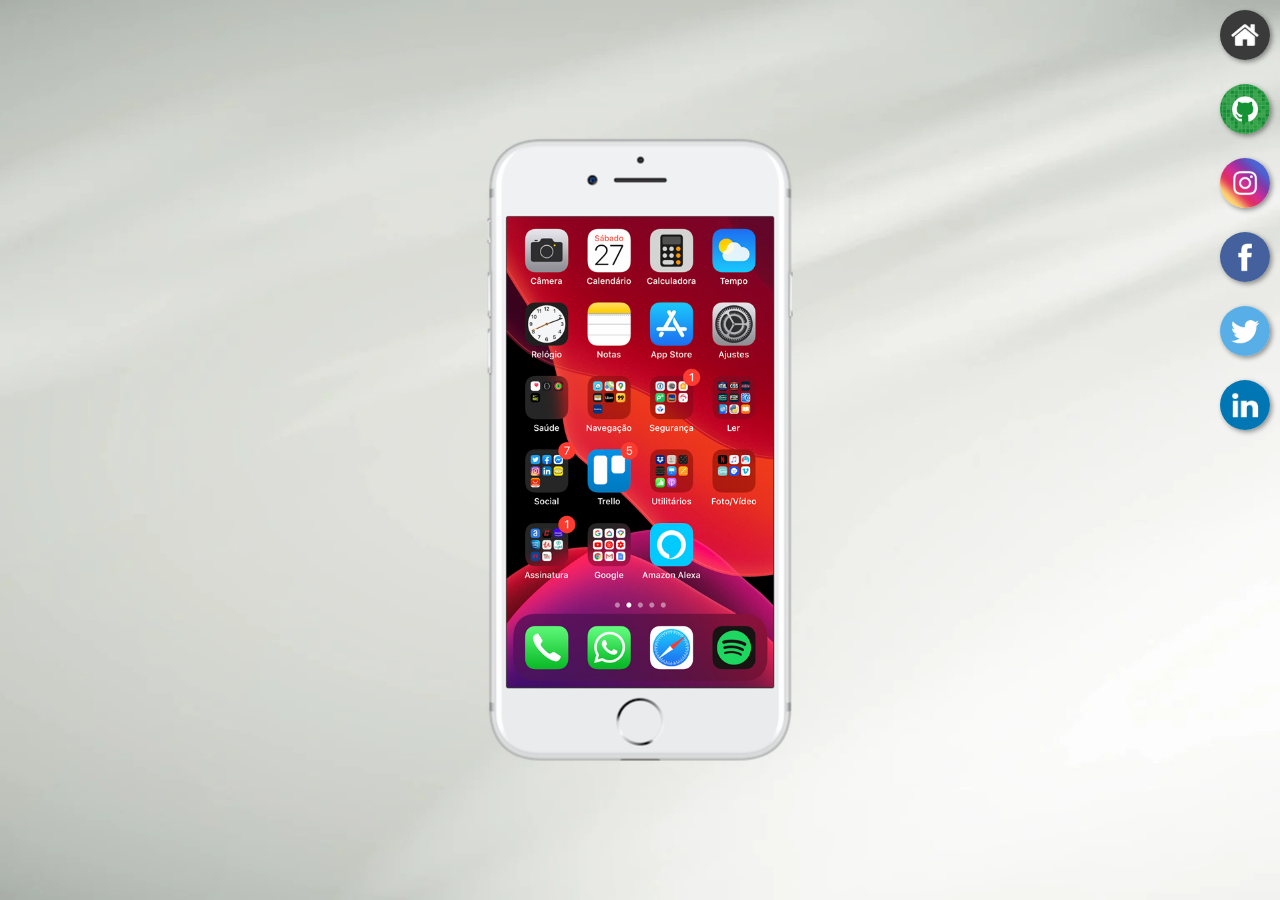
<file: index.html>
<!DOCTYPE html>
<html lang="pt-br">
<head>
    <meta charset="UTF-8">
    <meta http-equiv="X-UA-Compatible" content="IE=edge">
    <meta name="viewport" content="width=device-width, initial-scale=1.0">
    <link rel="shortcut icon" href="favicon.ico" type="image/x-icon">
    <link rel="stylesheet" href="estilos/style.css">
    <title>Projeto Redes Sociais</title>
</head>
<body>
    <main>
        <section id="telefone">
            <iframe src="home.html" name="tela" id="tela" frameborder="0"> Seu navegador não é compatível com isso.</iframe>
        </section>
        <section id="redes-sociais">
            
            <a href="home.html" target="tela"><img src="imagens/logo-home.jpg" alt=""></a><br>
            <a href="github.html" target="tela"><img src="imagens/logo-github.jpg" alt=""></a><br>
            <a href="instagram.html" target="tela"><img src="imagens/logo-instagram.jpg" alt=""></a><br>
            <a href="facebook.html" target="tela"><img src="imagens/logo-facebook.jpg" alt=""></a><br>
            <a href="twitter.html" target="tela"><img src="imagens/logo-twitter.jpg" alt=""></a><br>
            <a href="linkedin.html" target="tela"><img src="imagens/logo-linkedin.jpg" alt=""></a>
        
        </section>

    </main>
</body>
</html>
</file>
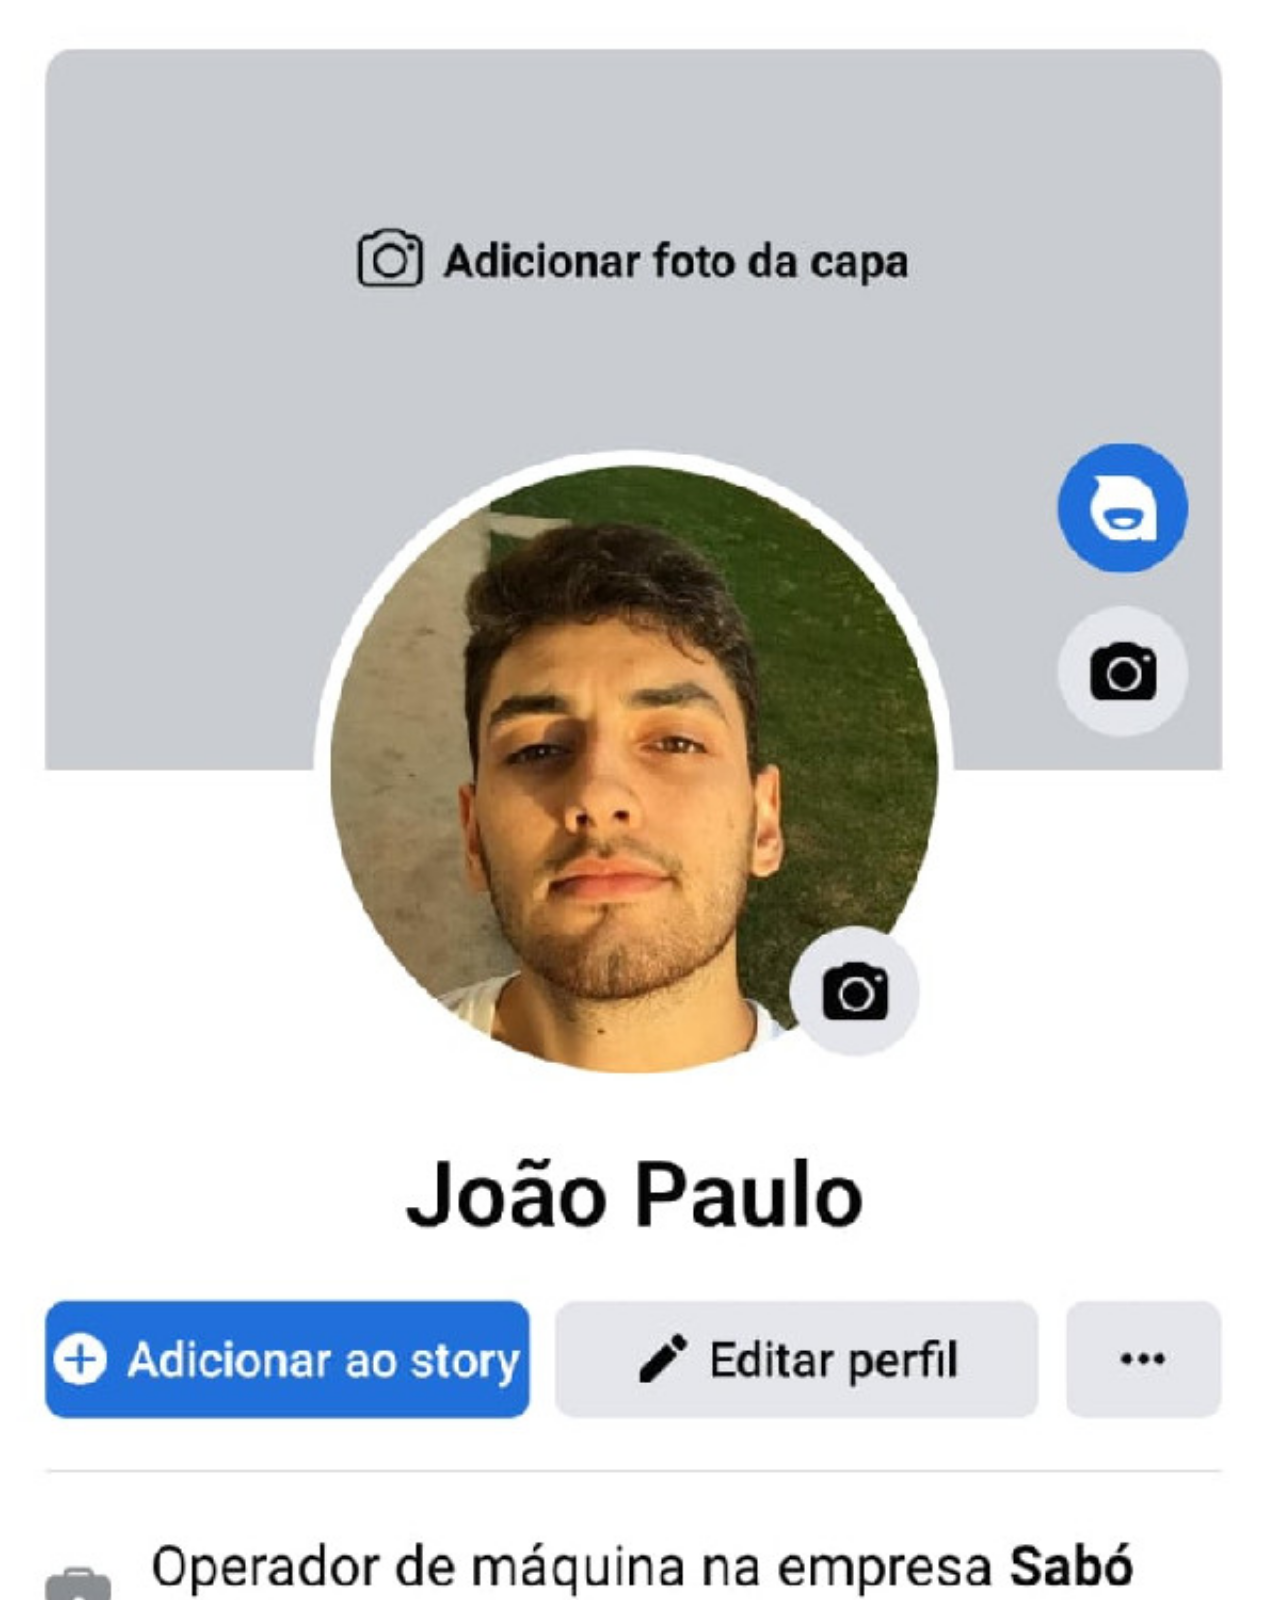
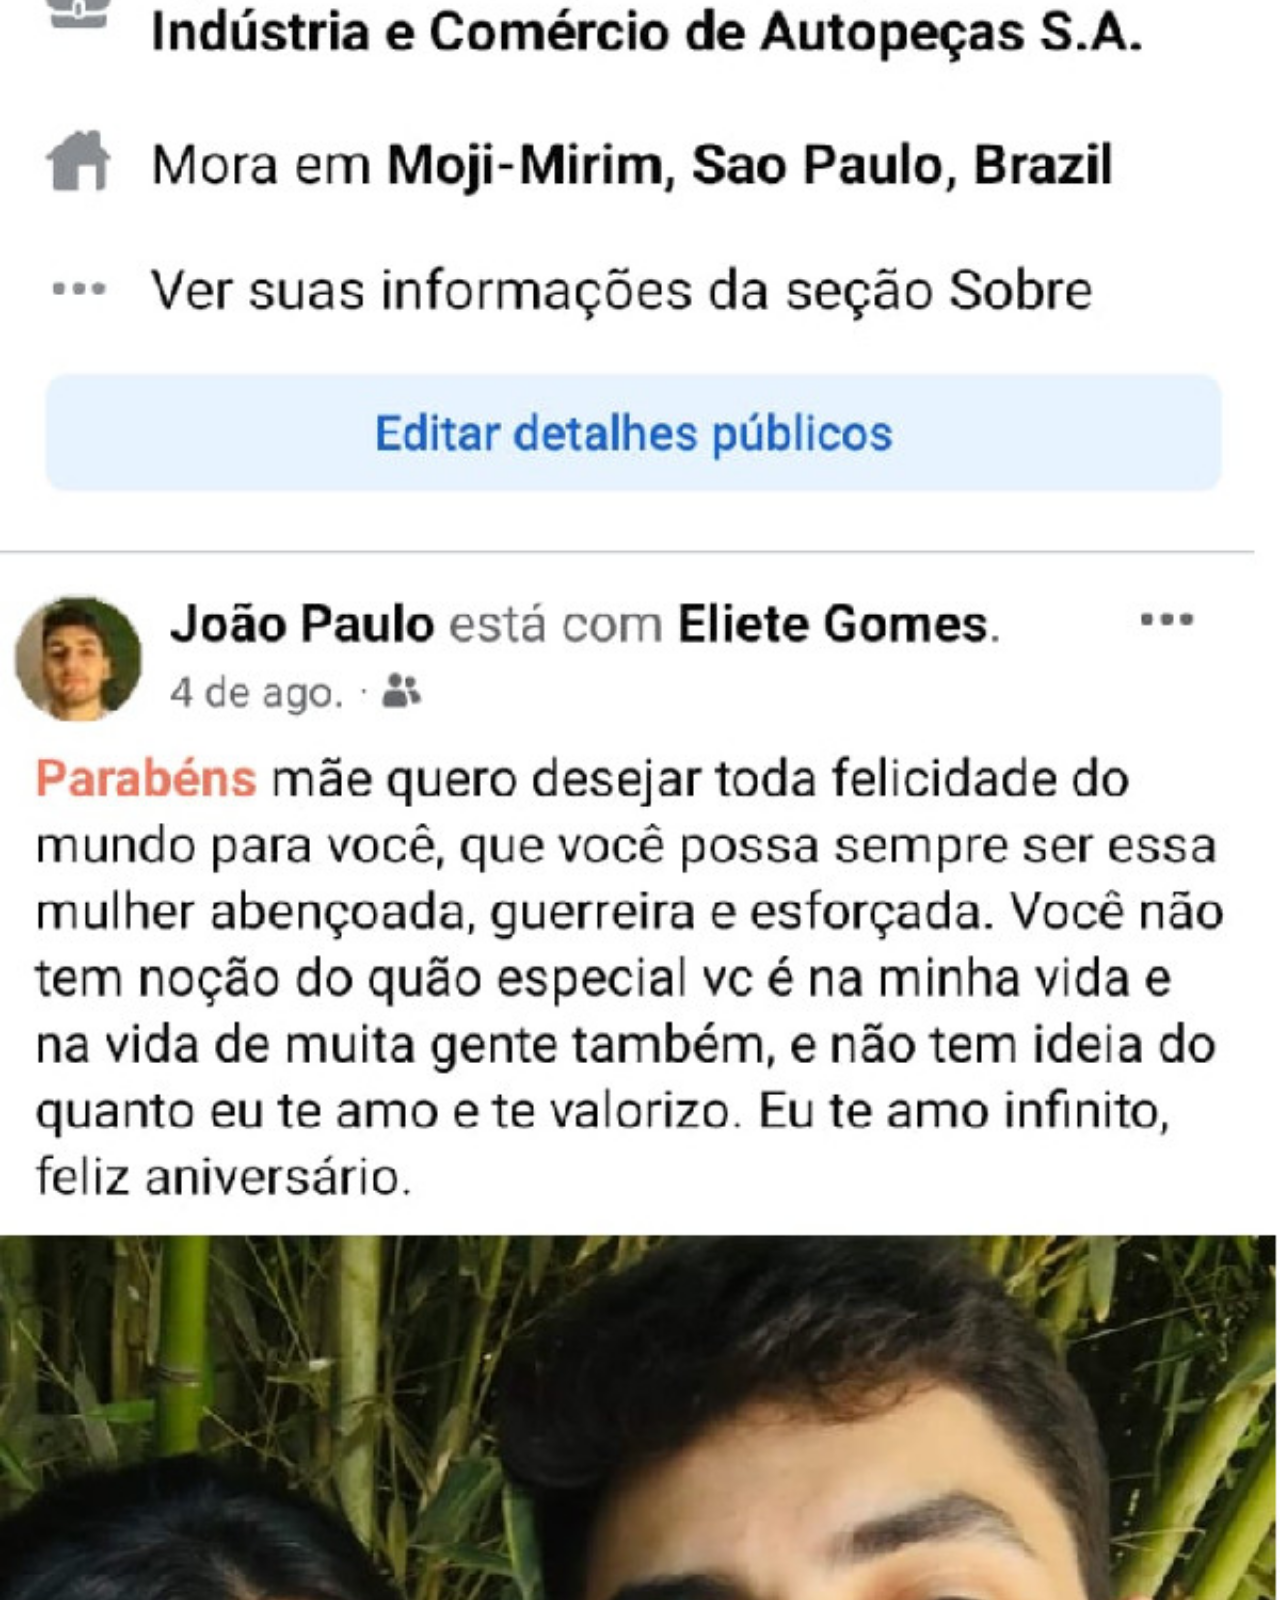
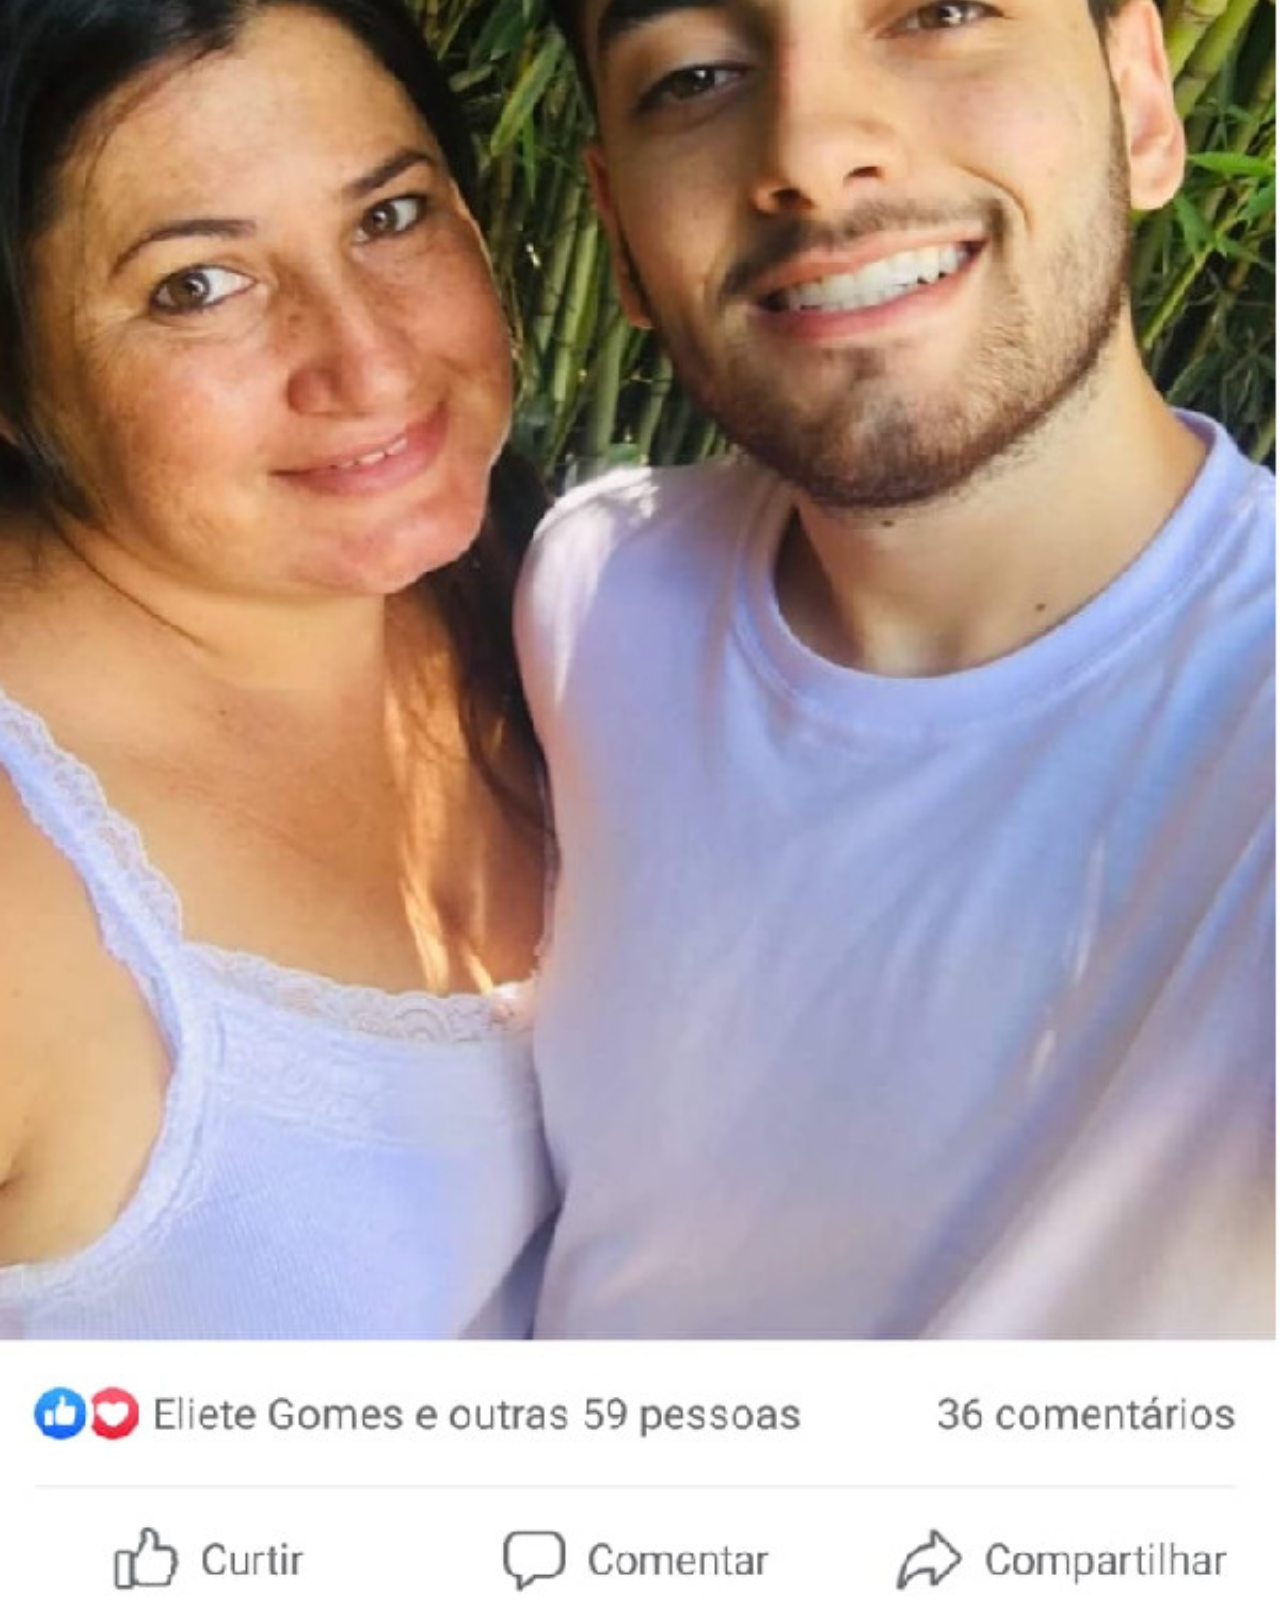
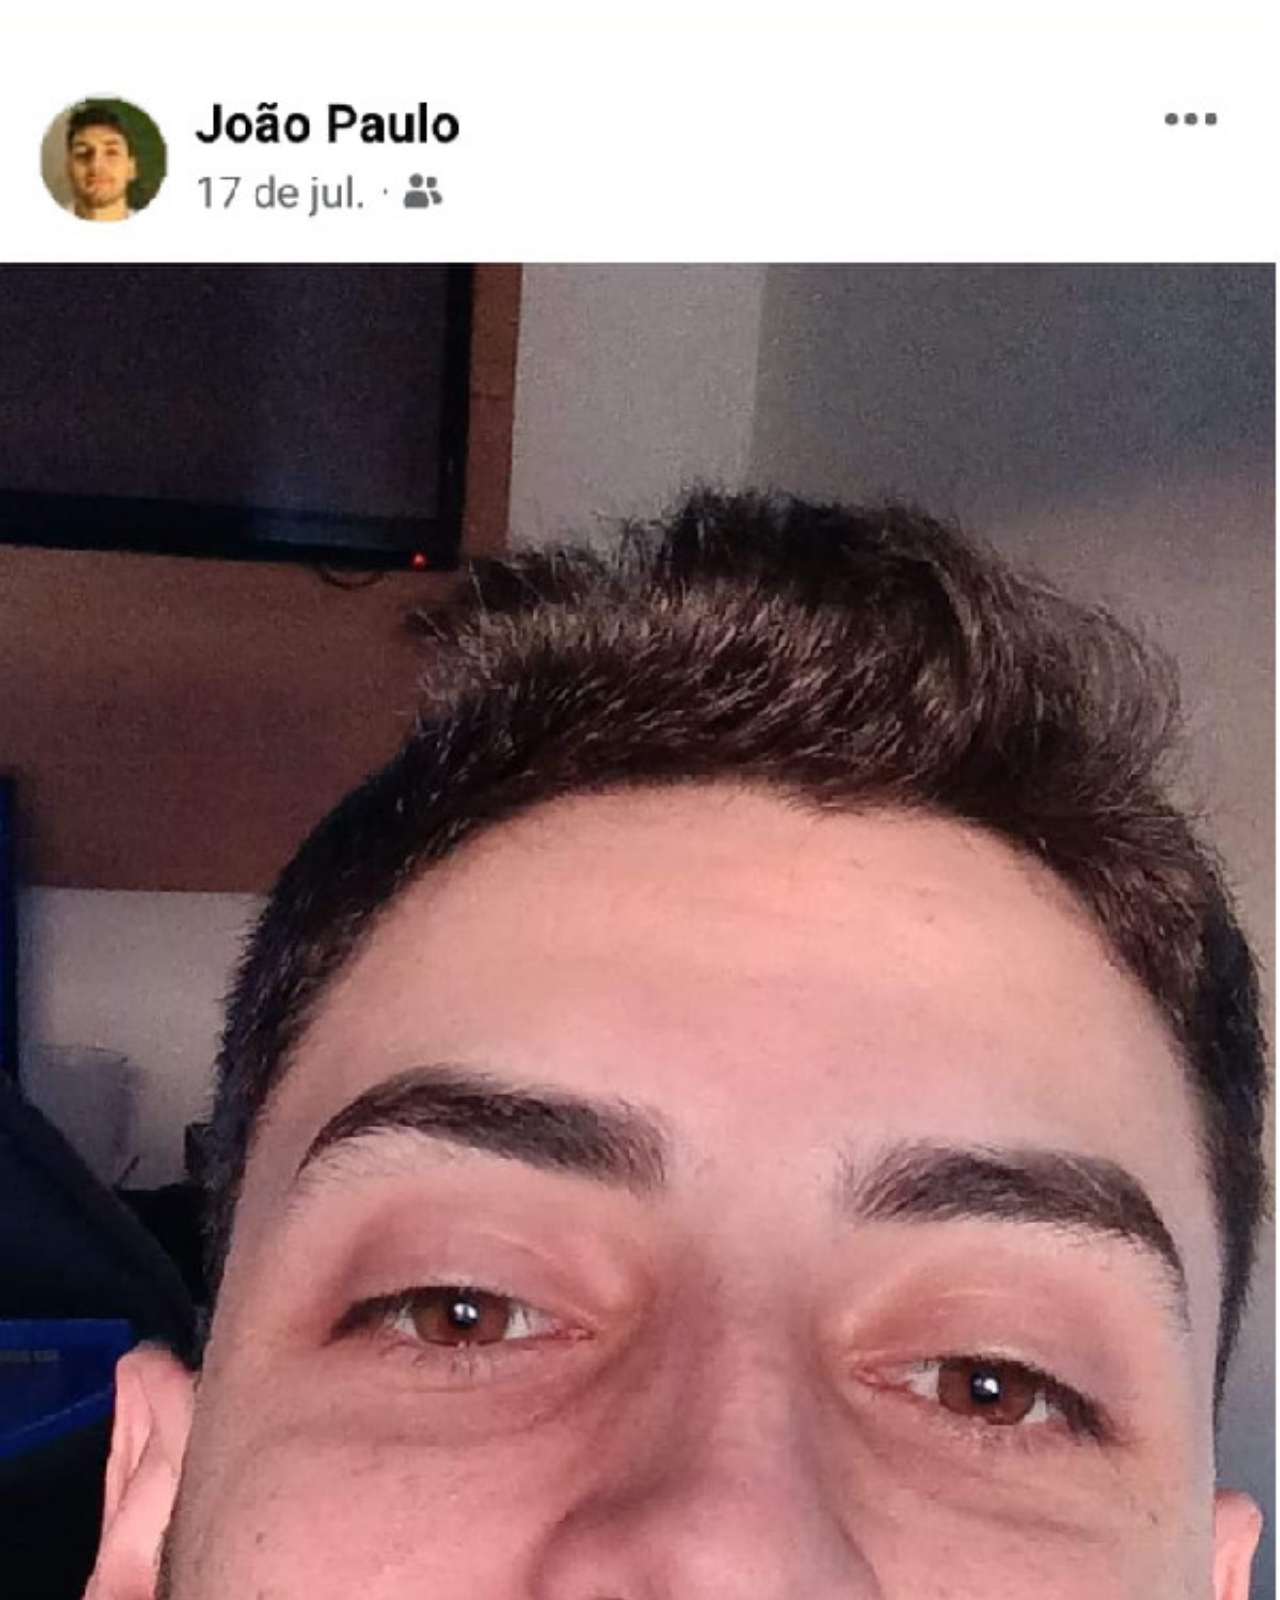
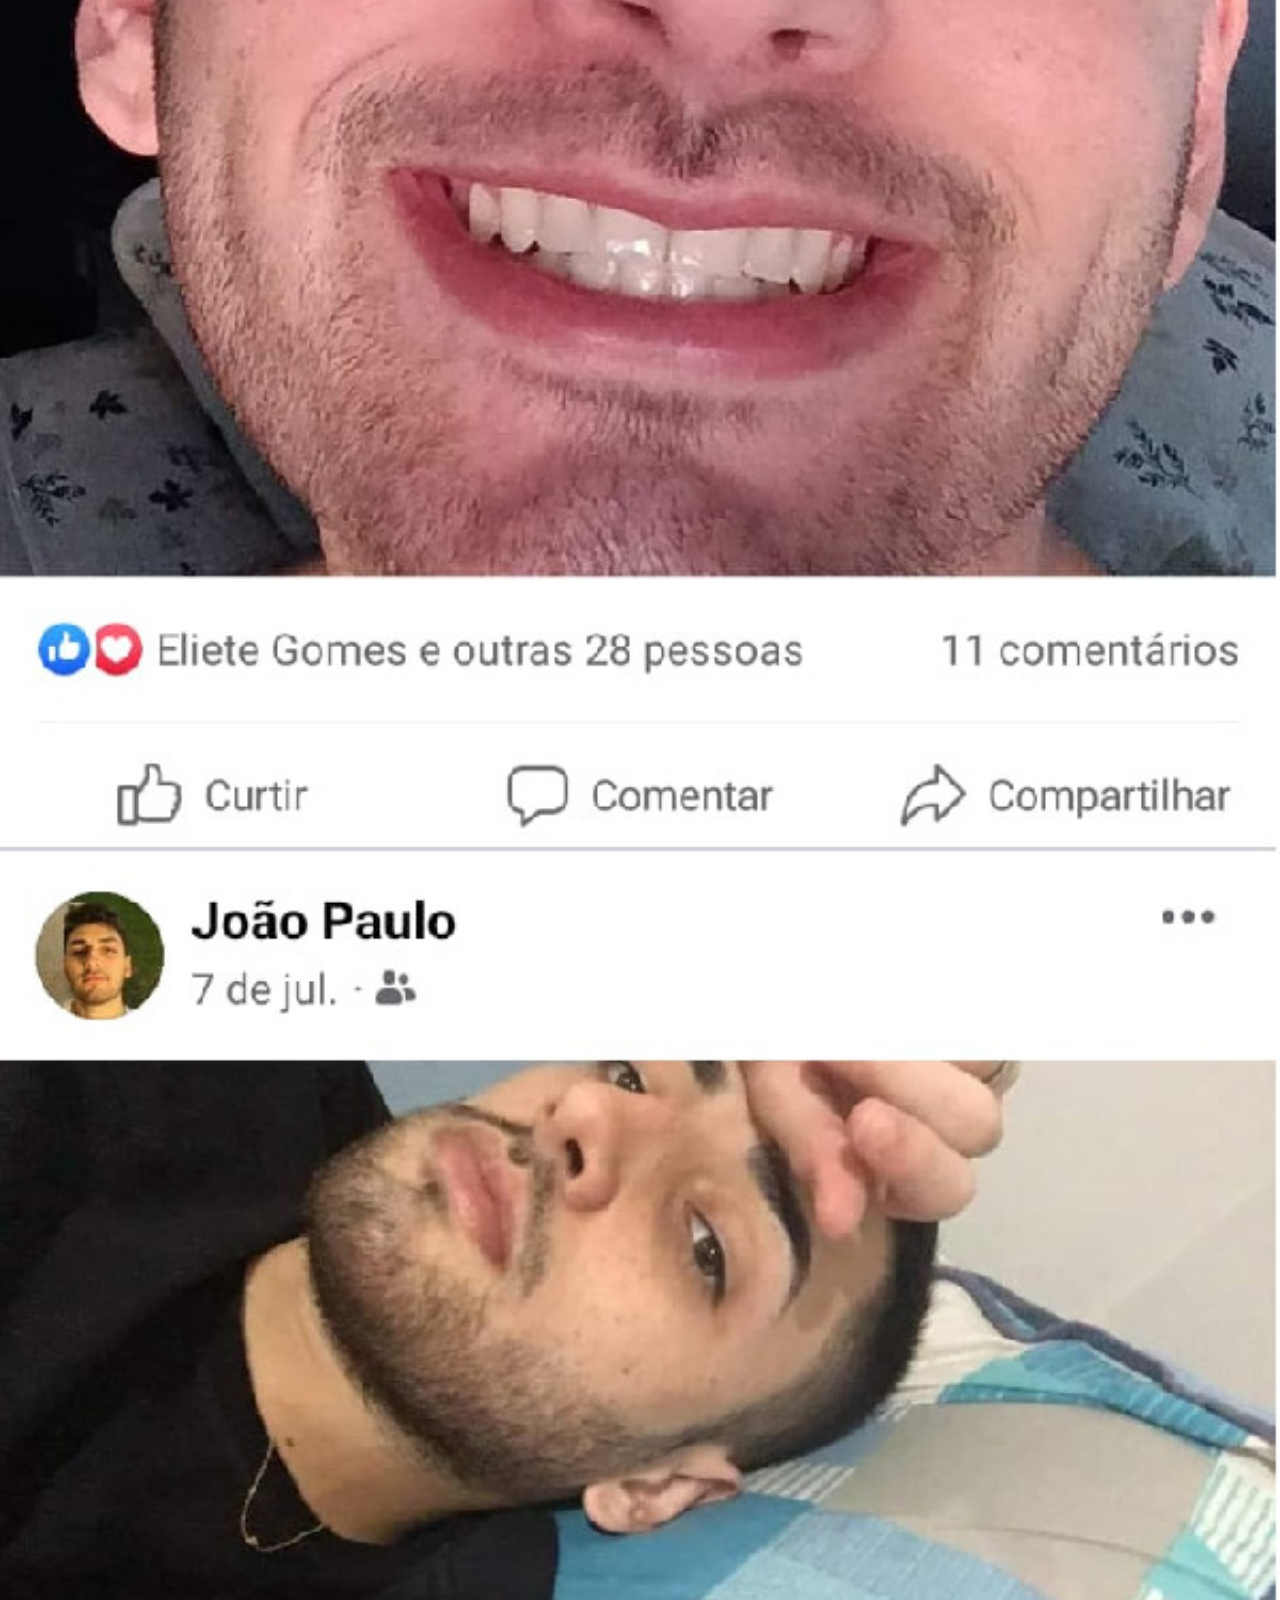
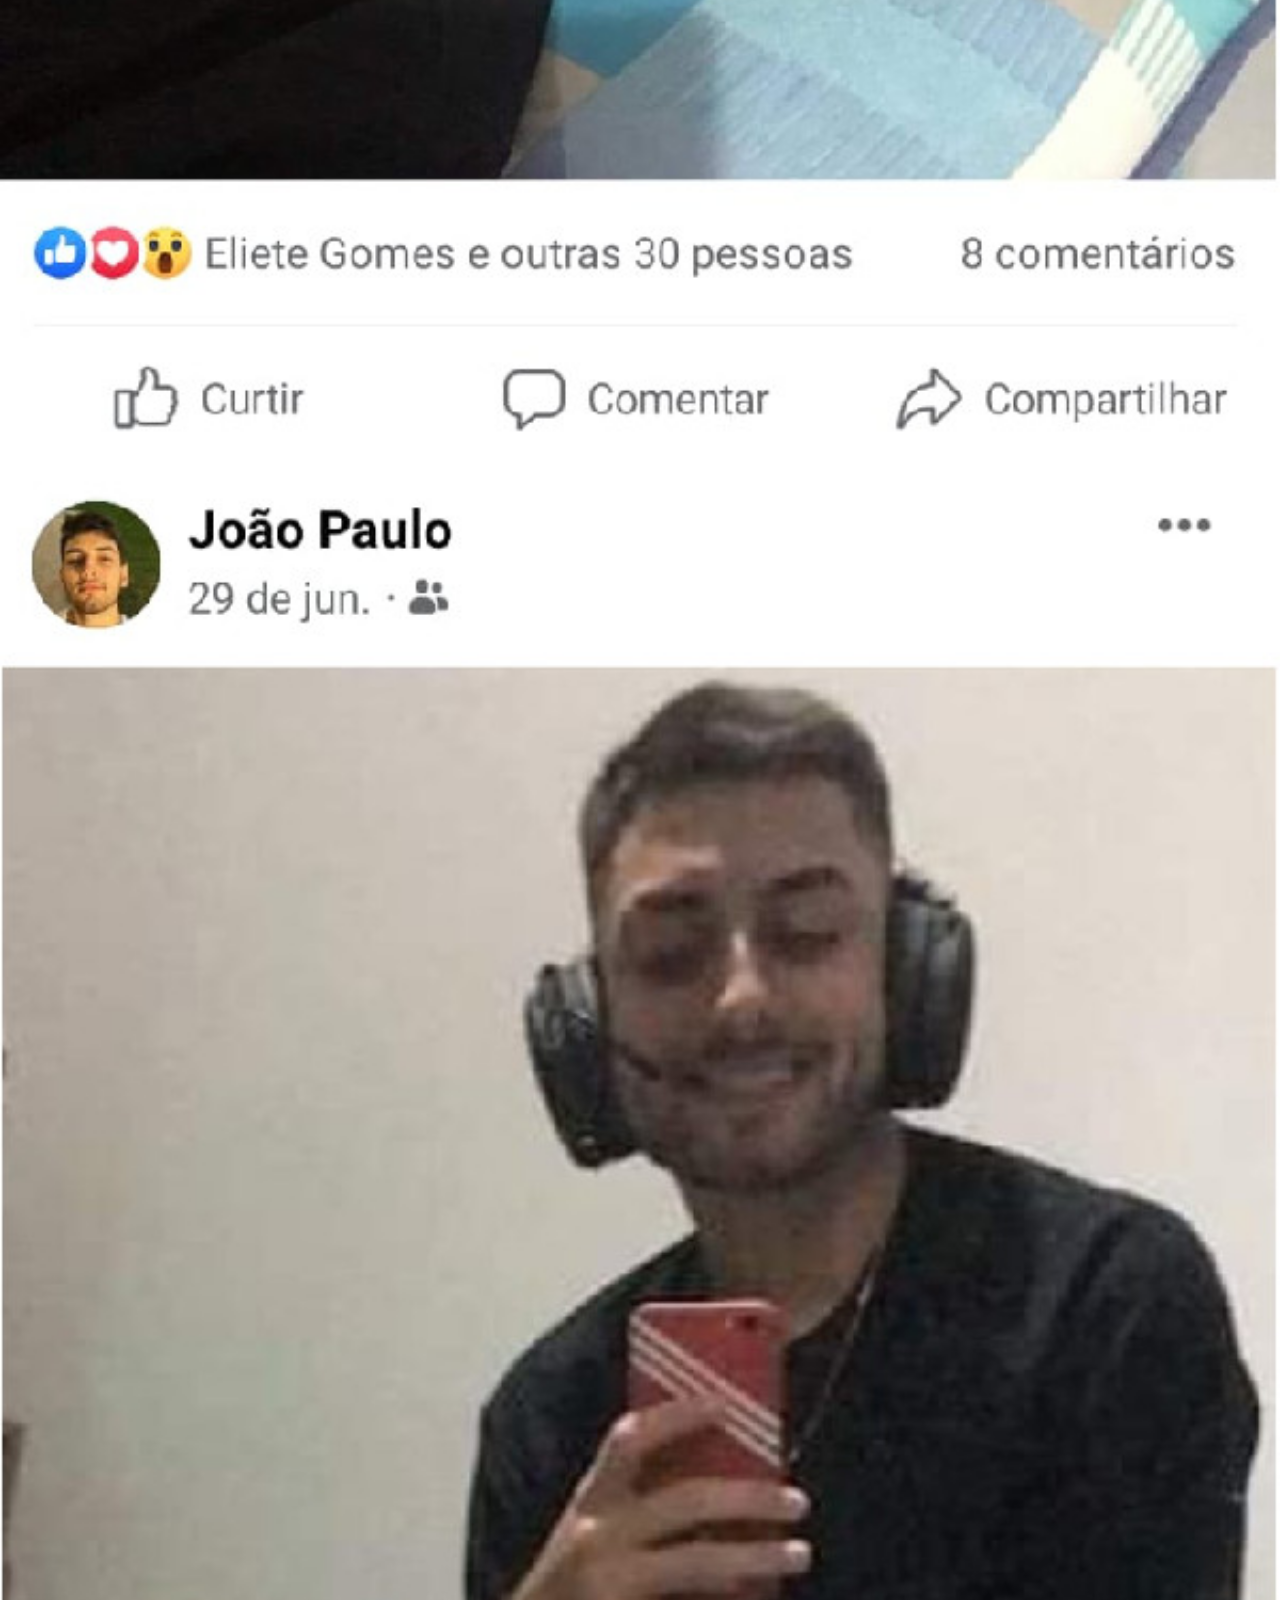
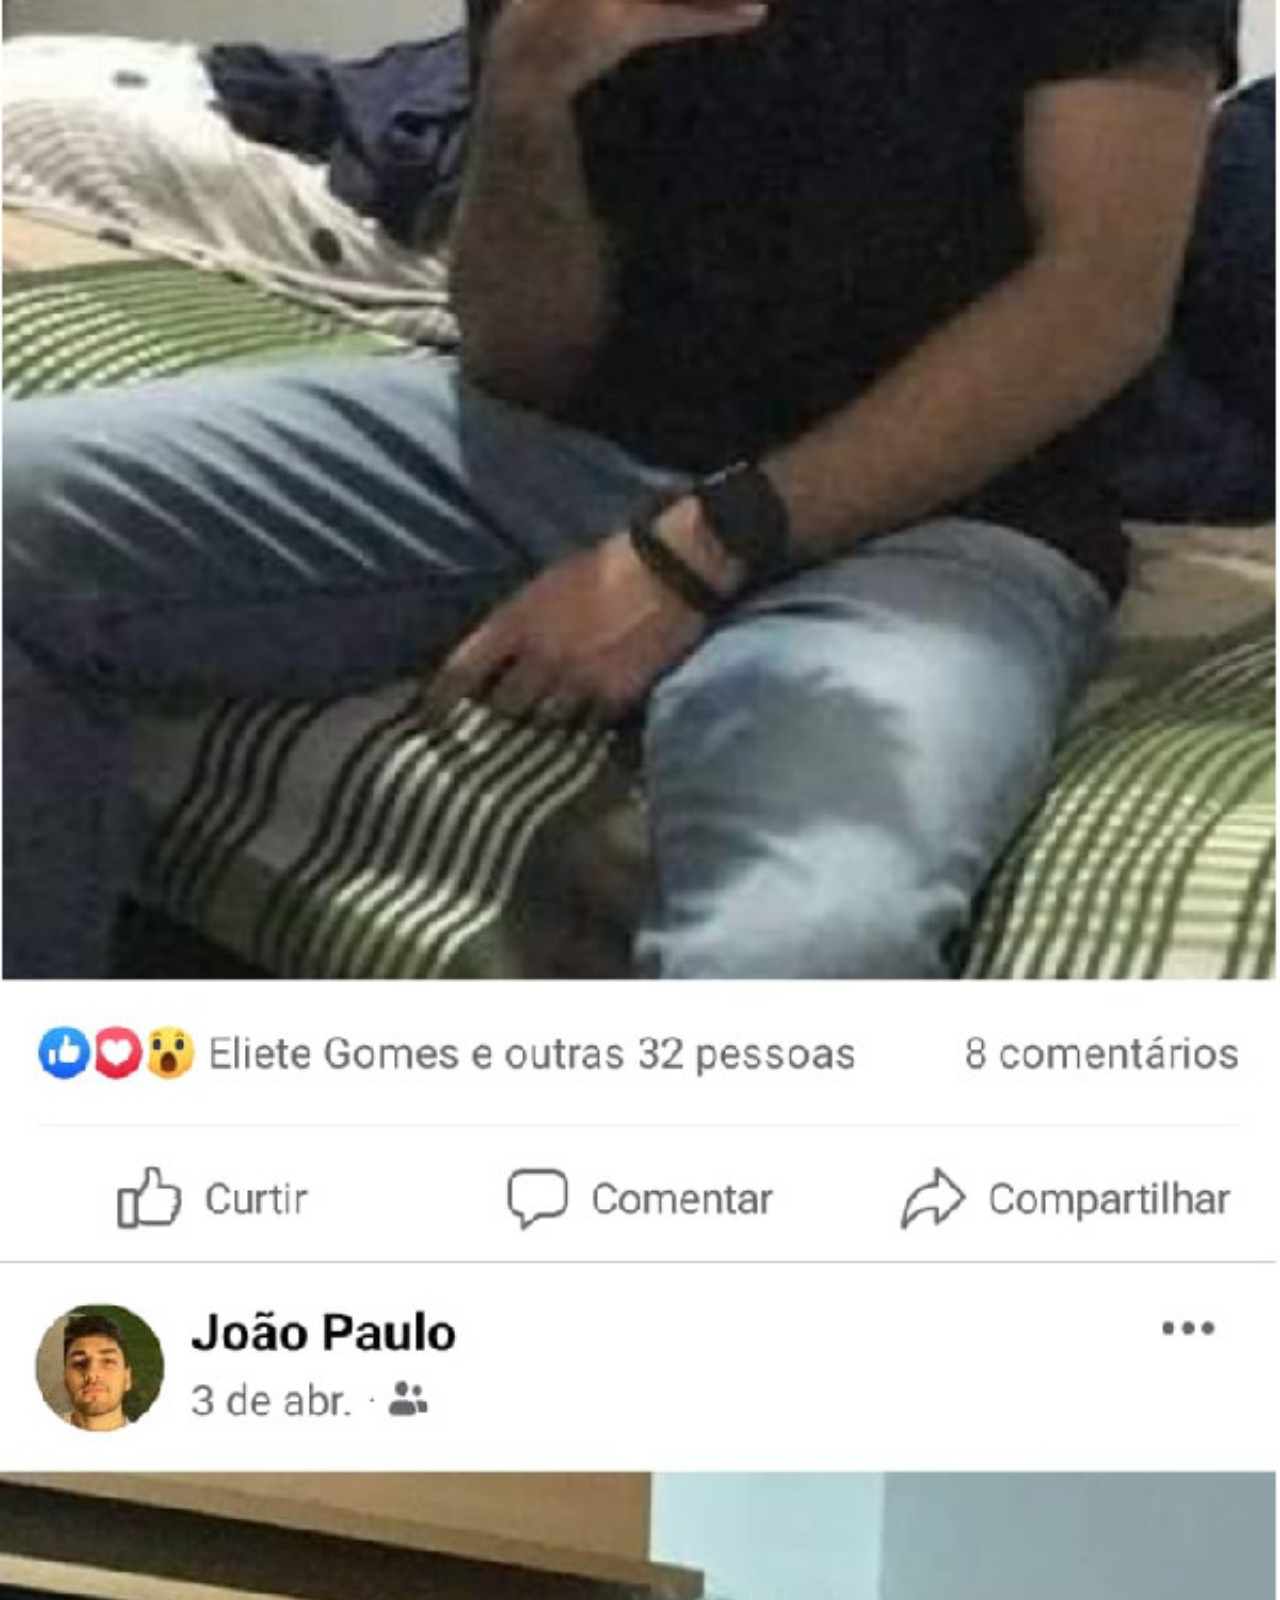
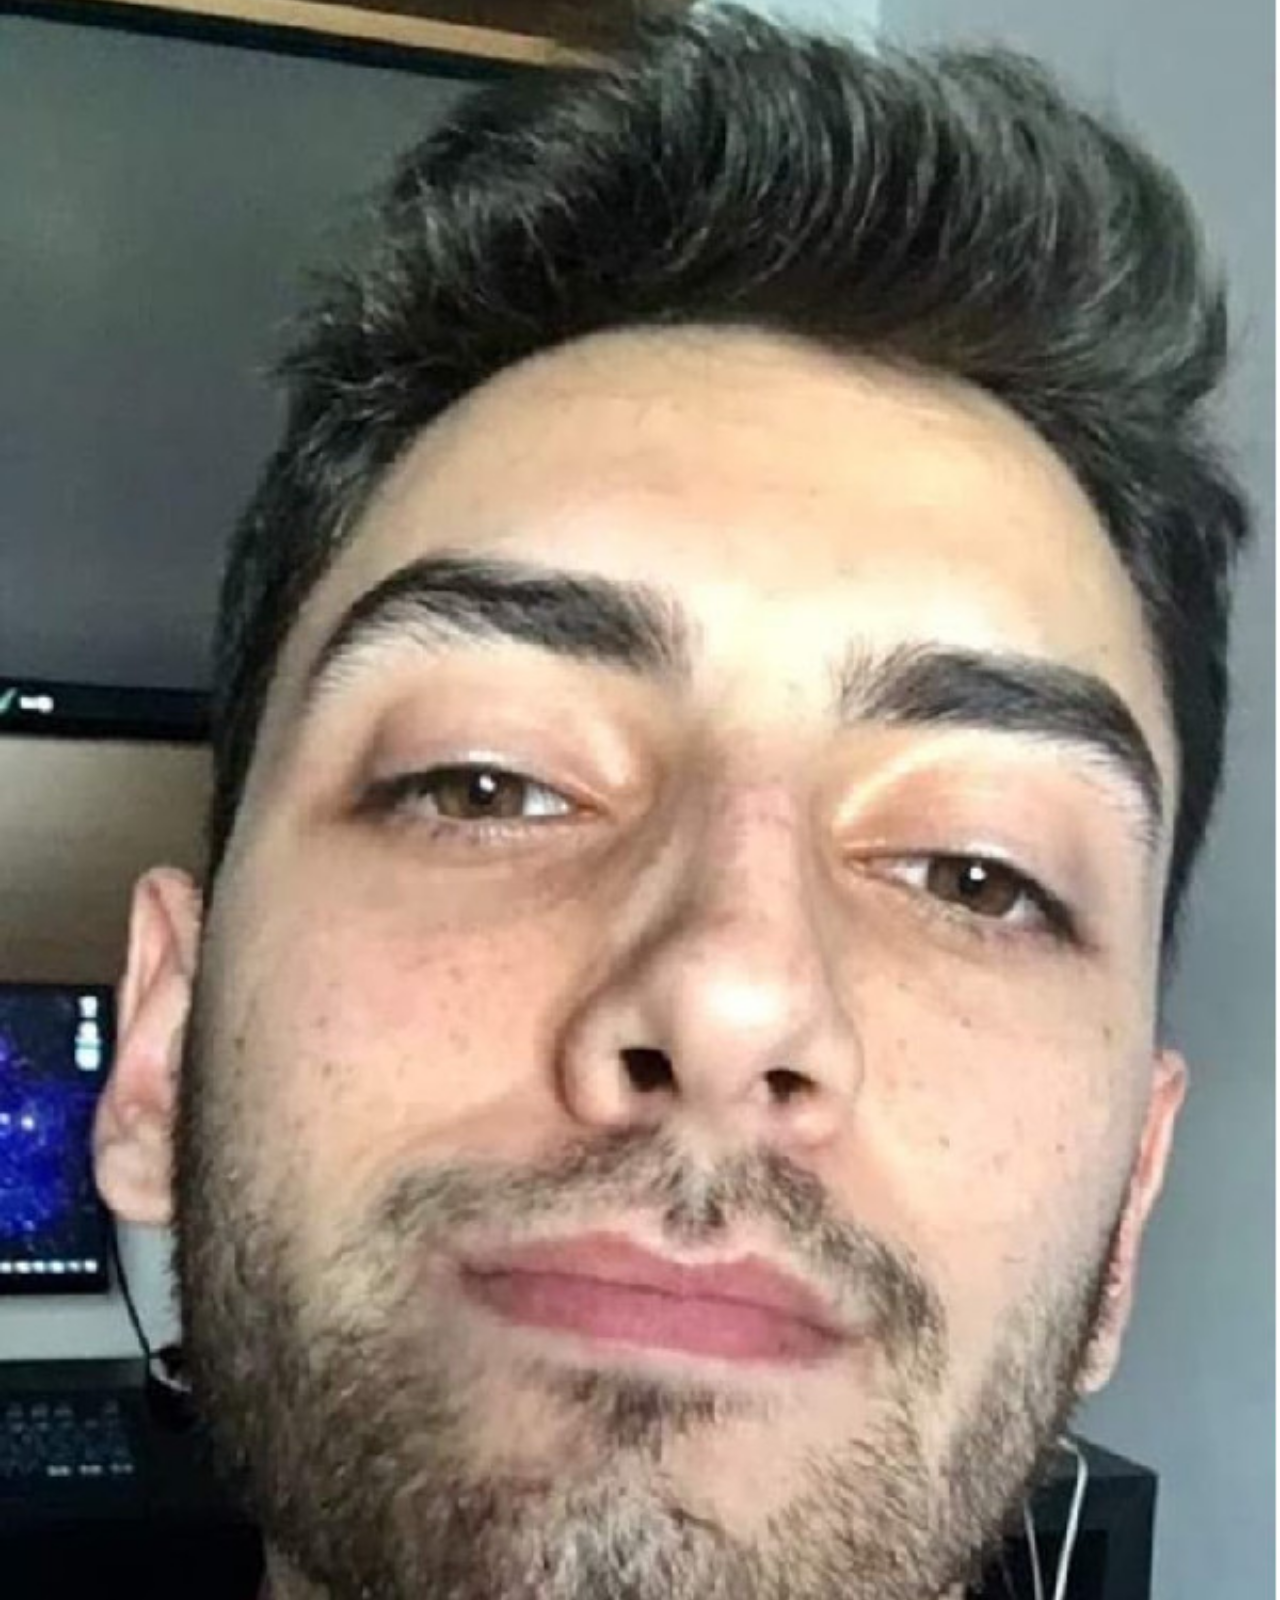
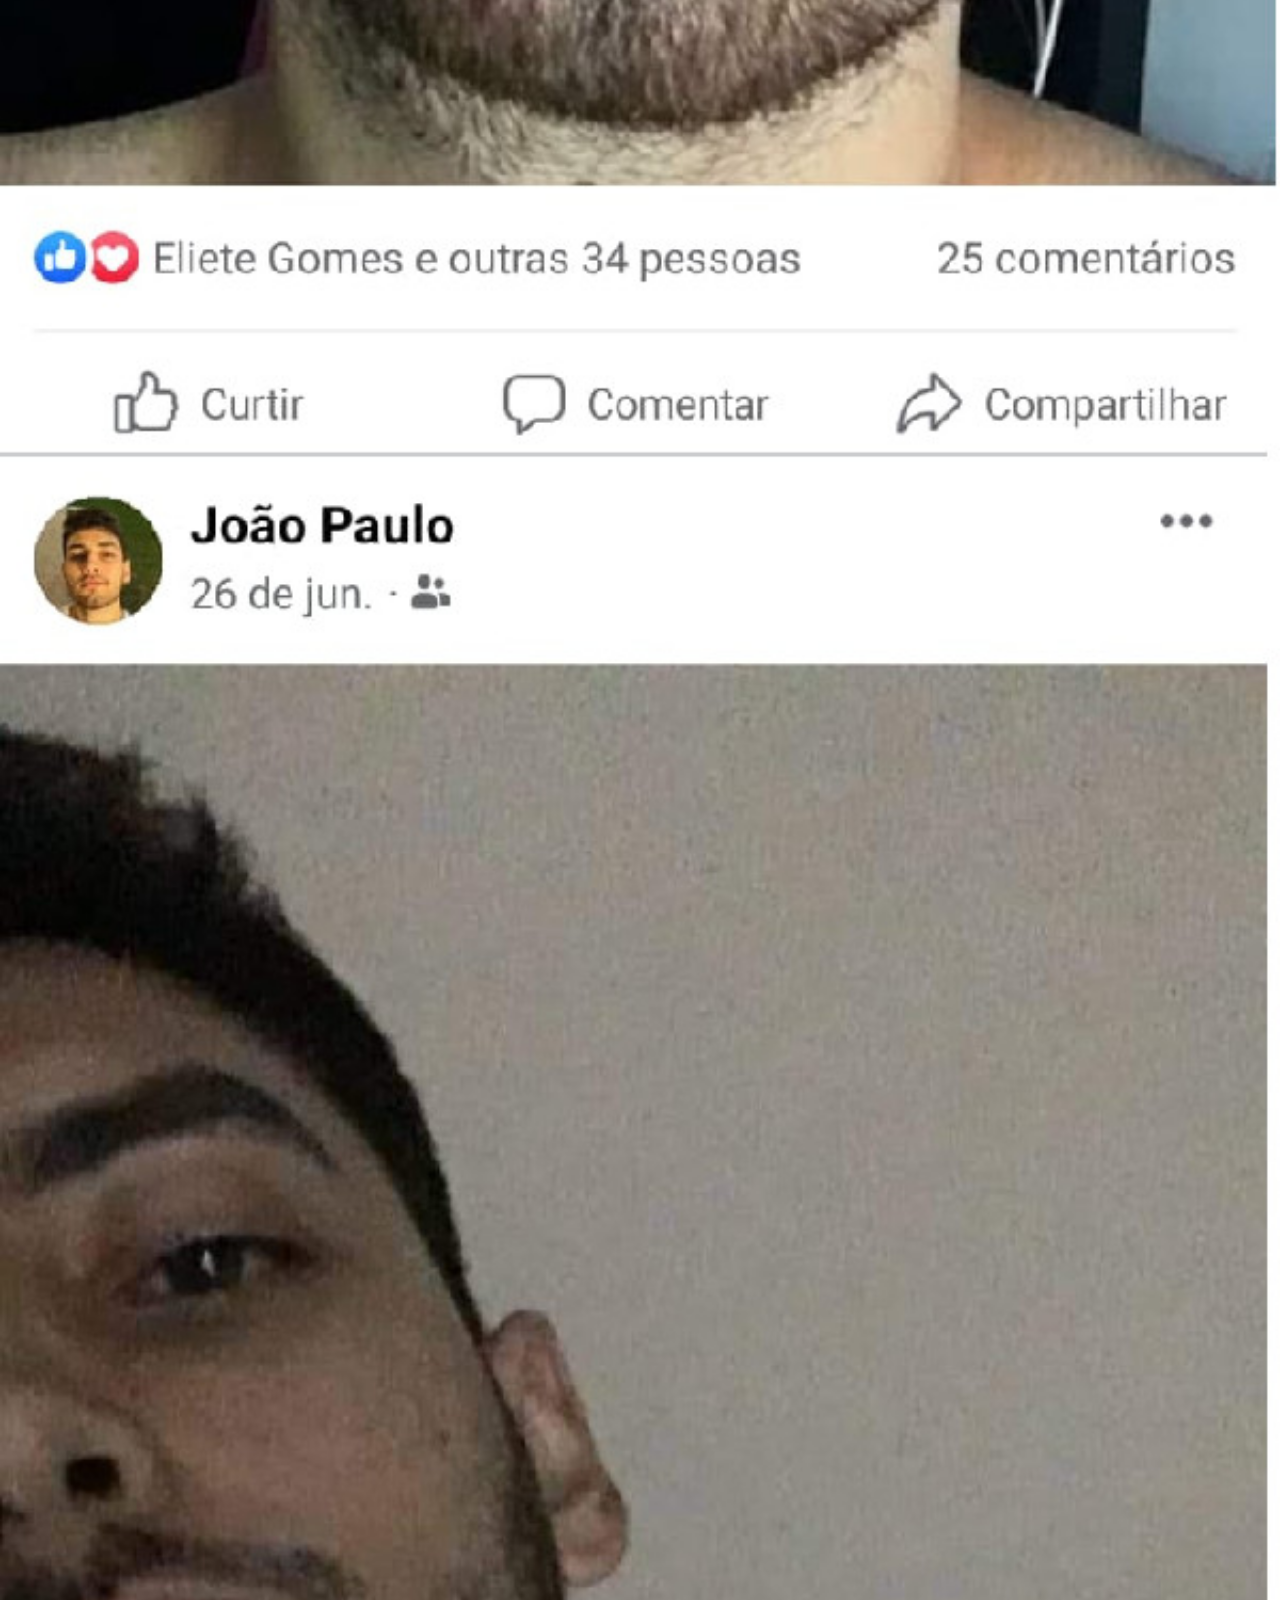
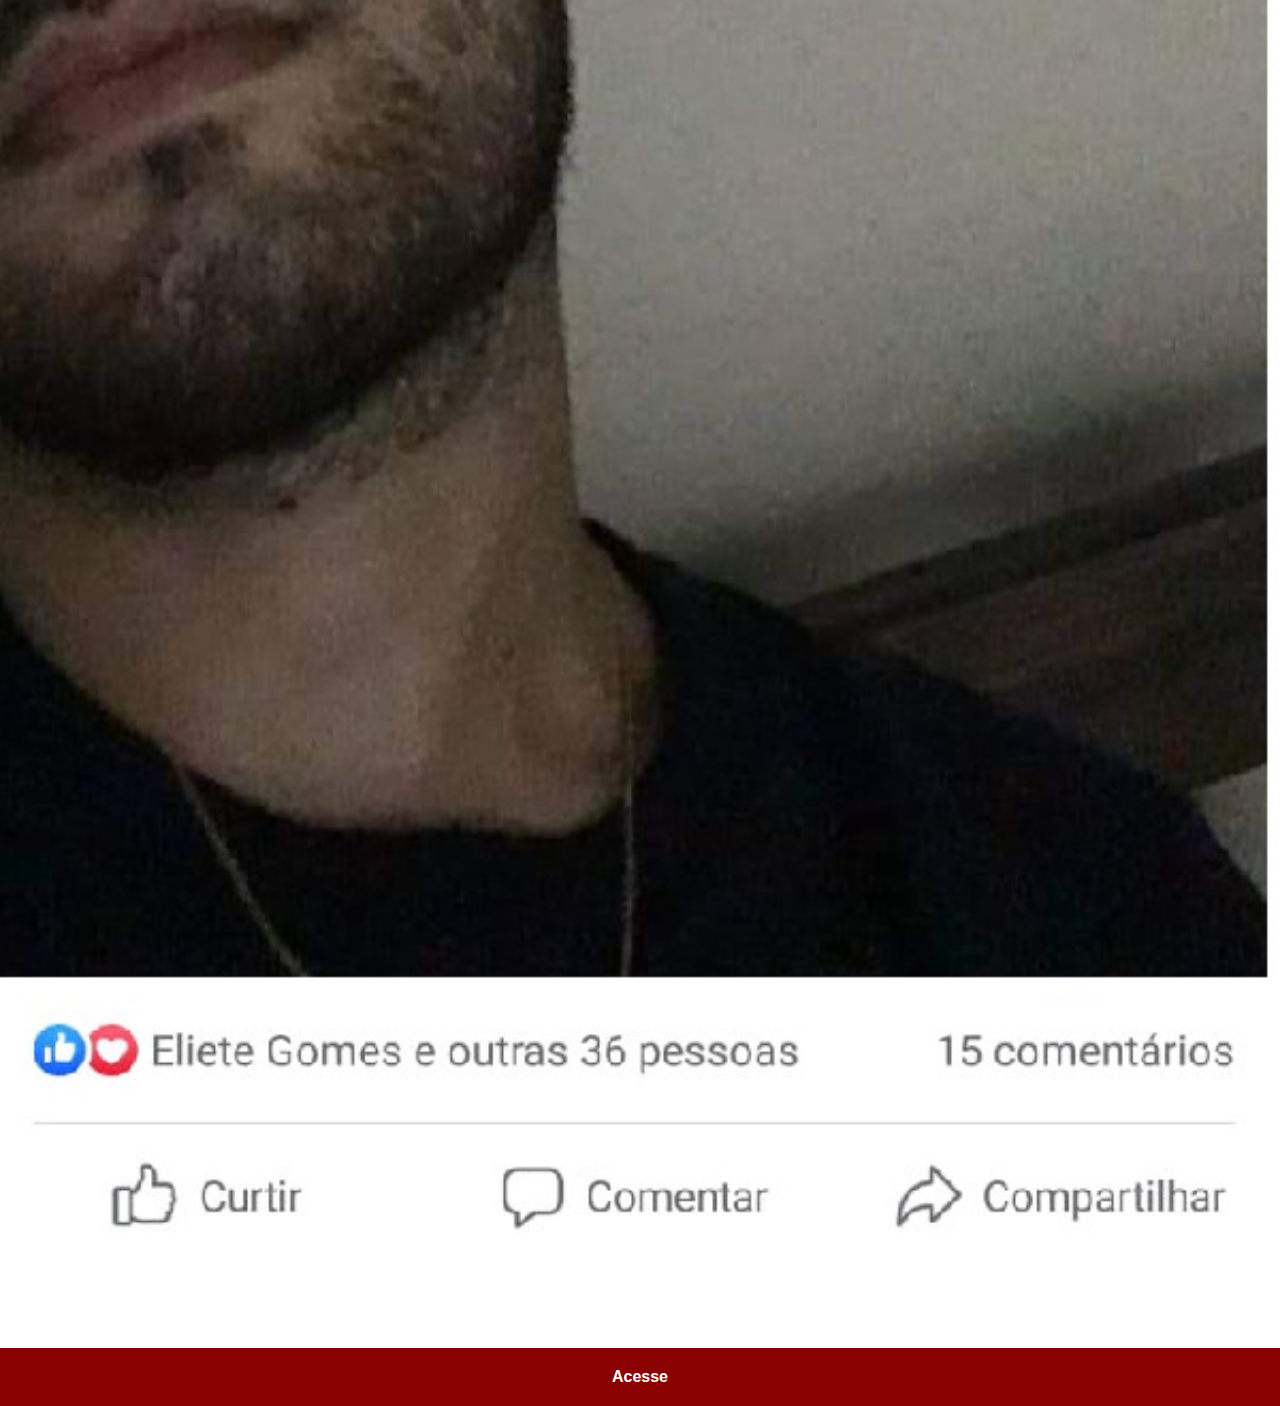
<file: facebook.html>
<!DOCTYPE html>
<html lang="pt-br">
<head>
    <meta charset="UTF-8">
    <meta http-equiv="X-UA-Compatible" content="IE=edge">
    <meta name="viewport" content="width=device-width, initial-scale=1.0">
    <title>Facebook</title>
    <link rel="stylesheet" href="estilos/social.css">
</head>
<body>
    <img src="imagens/tela-facebook.jpg" alt="facebook">
    <a href="https://www.facebook.com/profile.php?id=100038061380462" target="_blank">Acesse</a>
</body>
</html>
</file>
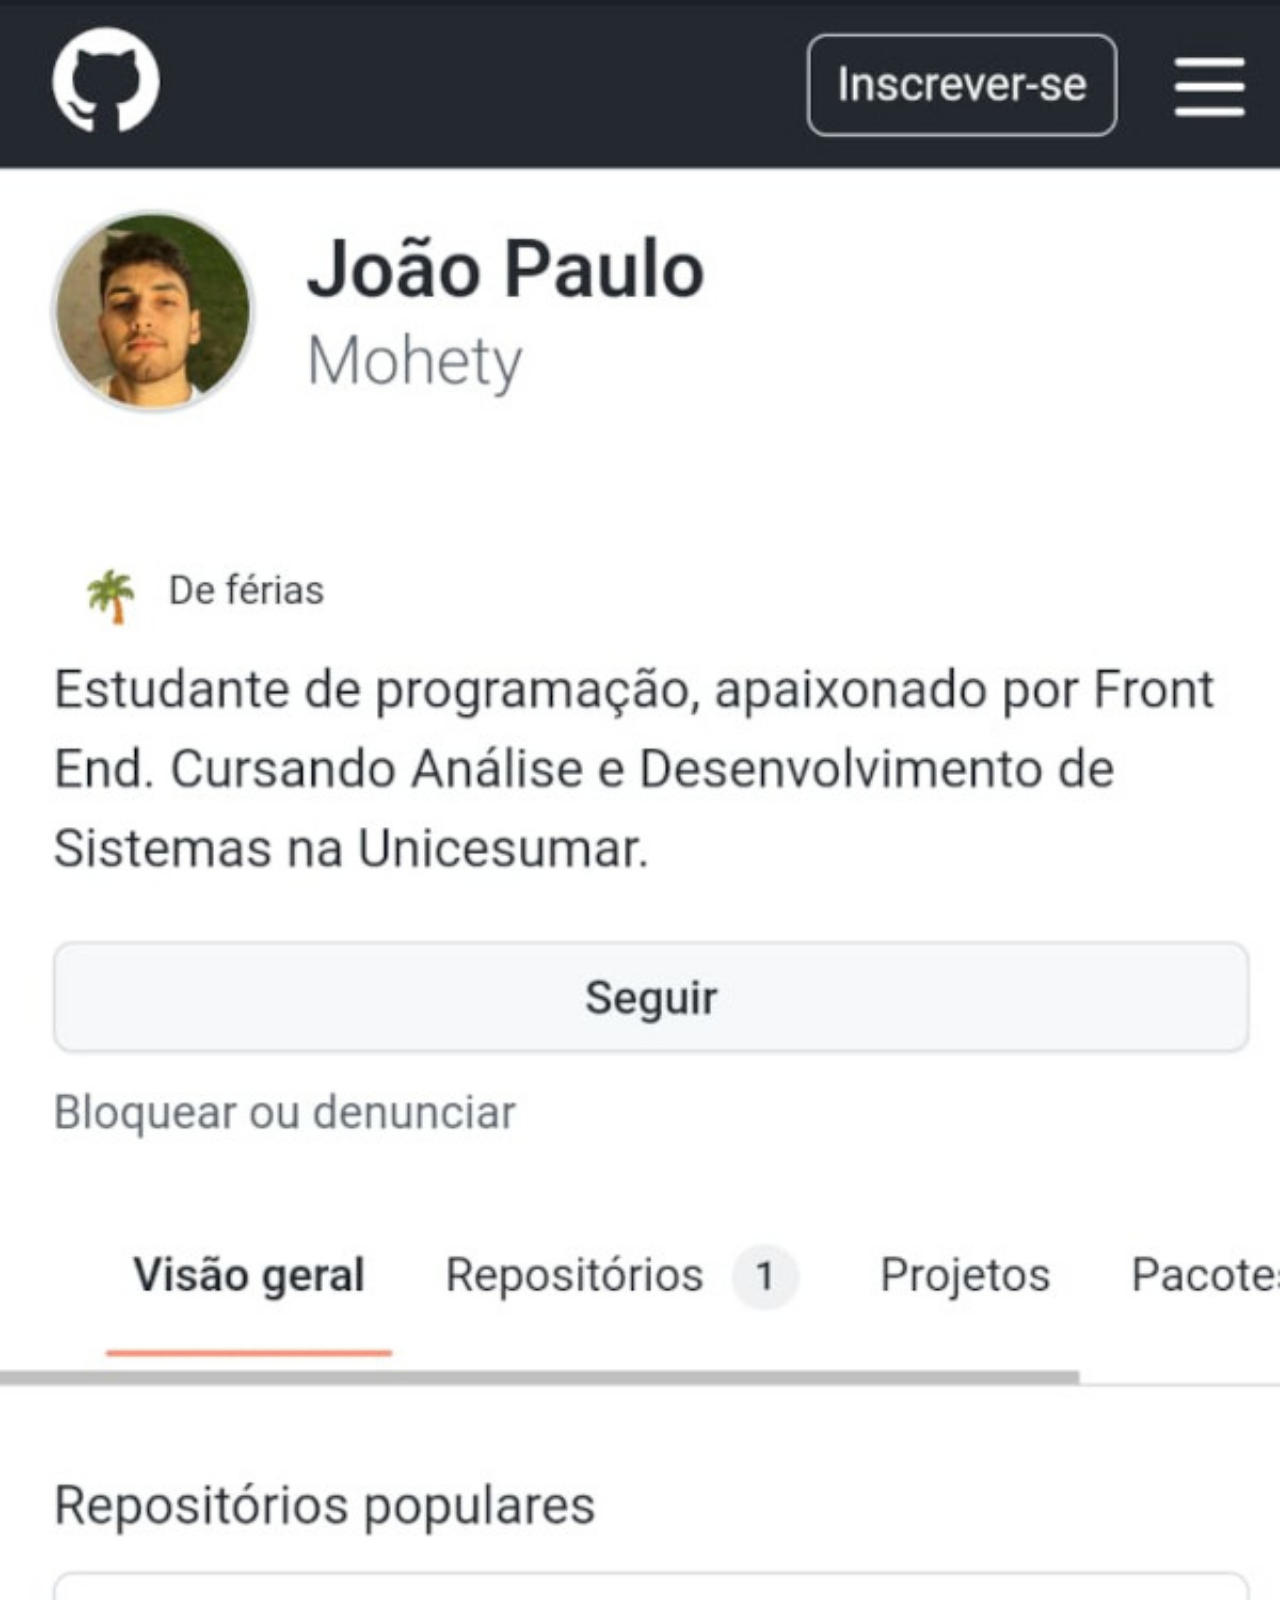
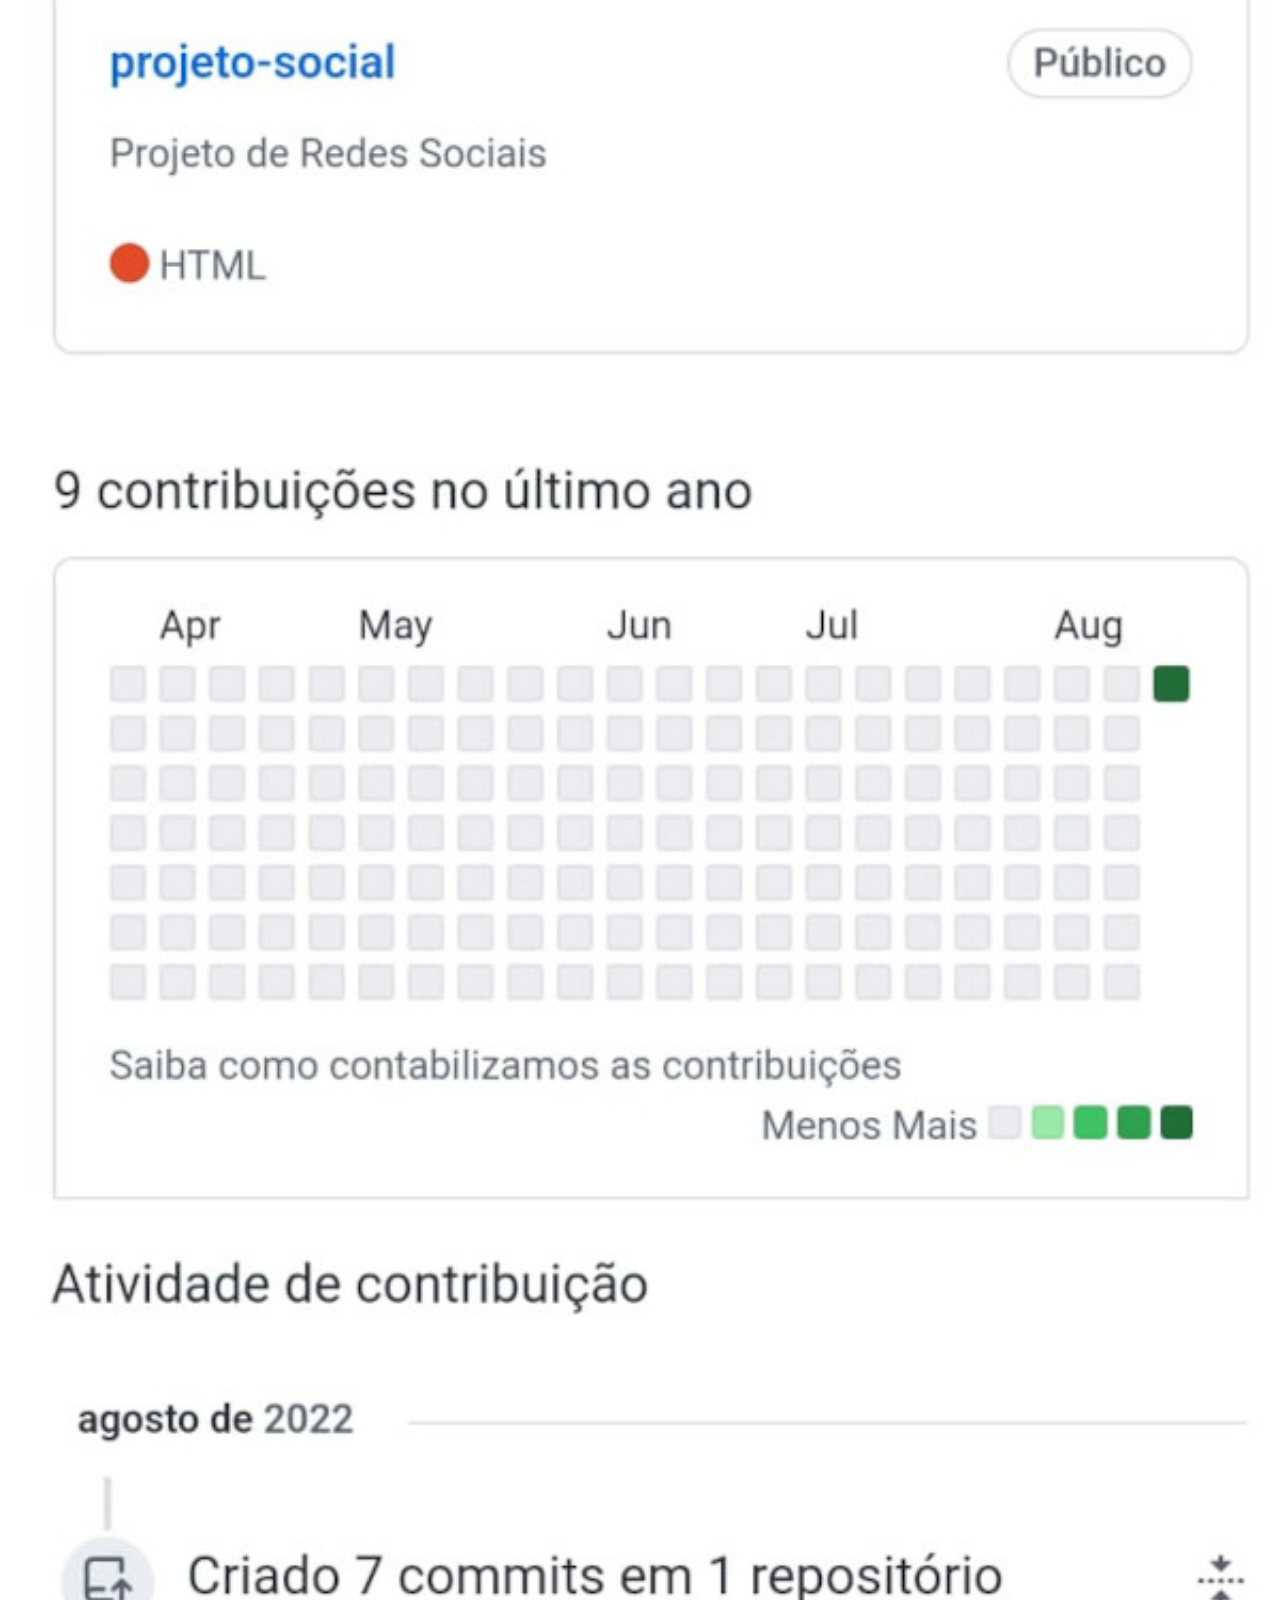
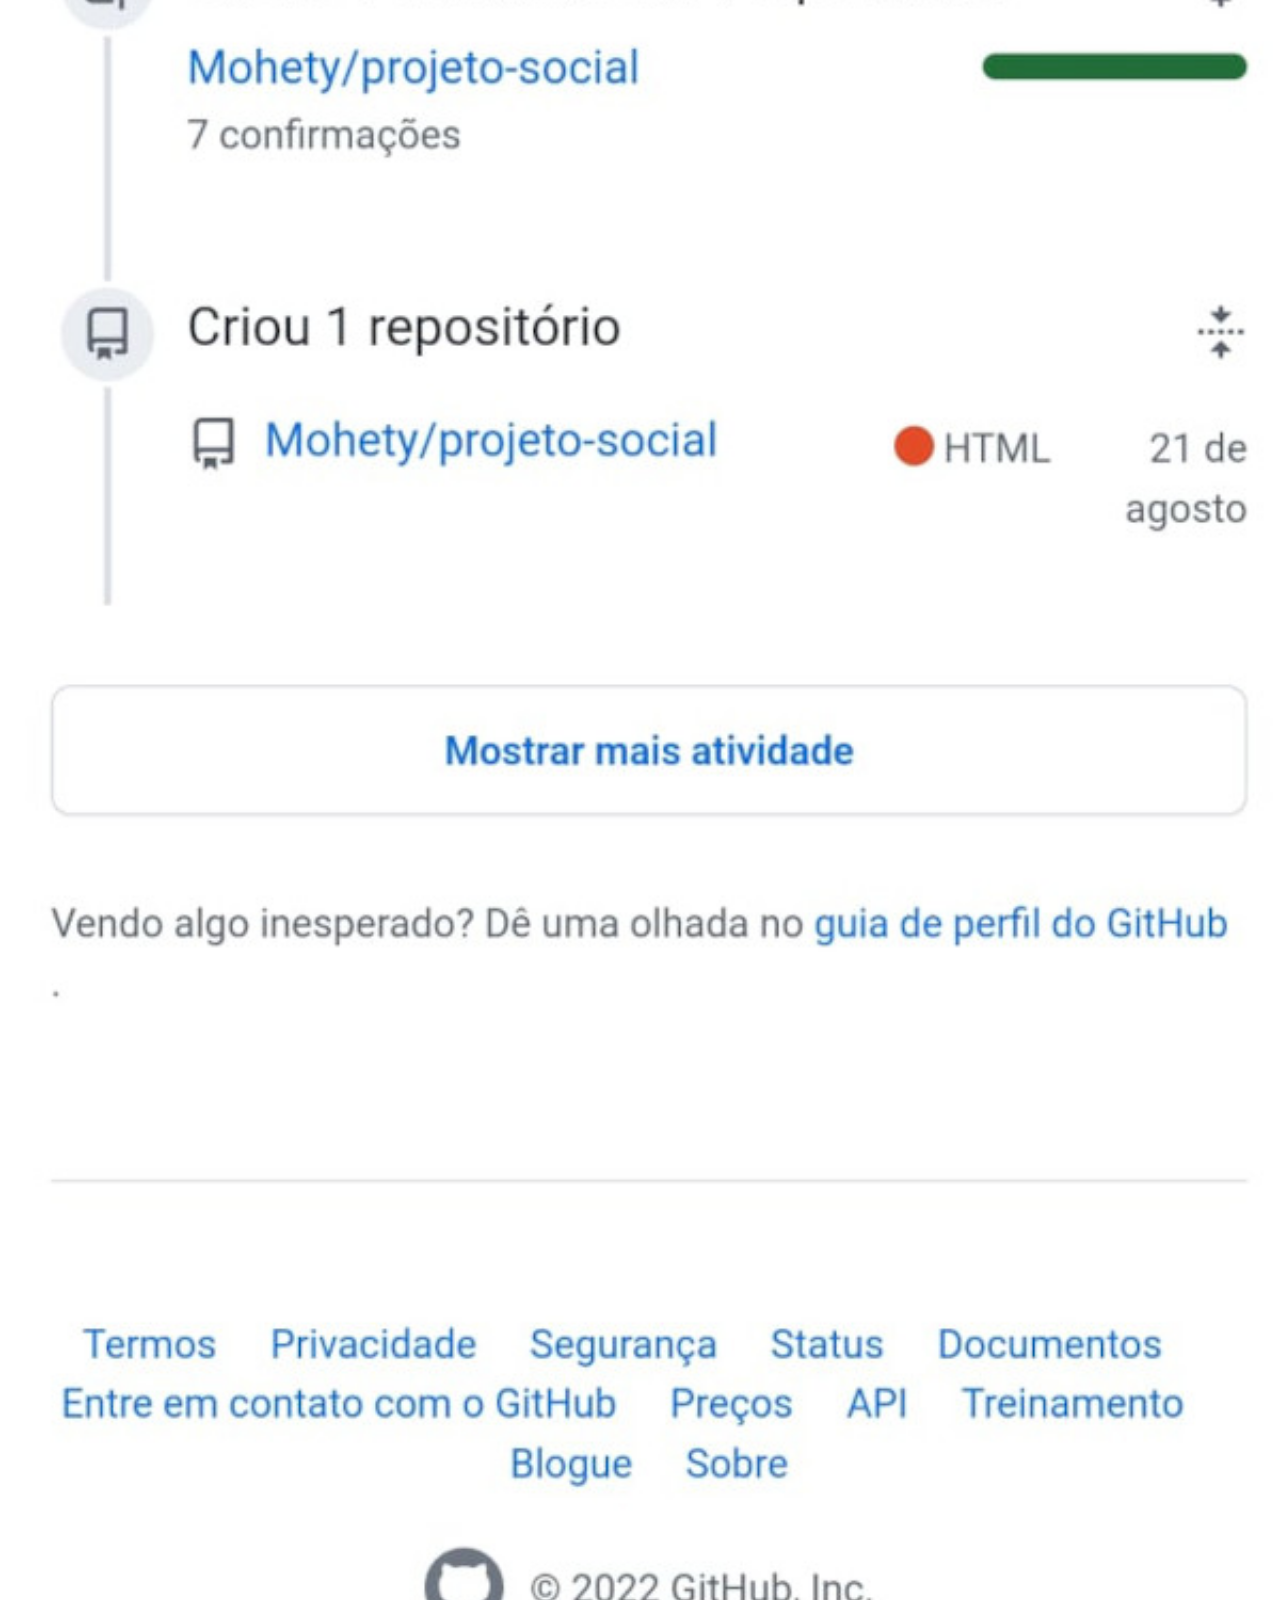
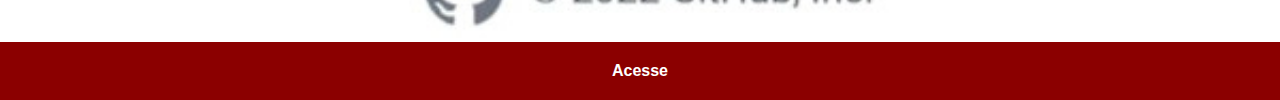
<file: github.html>
<!DOCTYPE html>
<html lang="pt-br">
<head>
    <meta charset="UTF-8">
    <meta http-equiv="X-UA-Compatible" content="IE=edge">
    <meta name="viewport" content="width=device-width, initial-scale=1.0">
    <title>logo-github</title>
    <link rel="stylesheet" href="estilos/social.css">
</head>
<body>
    <img src="imagens/tela-github.jpg" alt="GitHub">
    <a href="https://github.com/Mohety" target="_blank">Acesse</a>
</body>
</html>
</file>
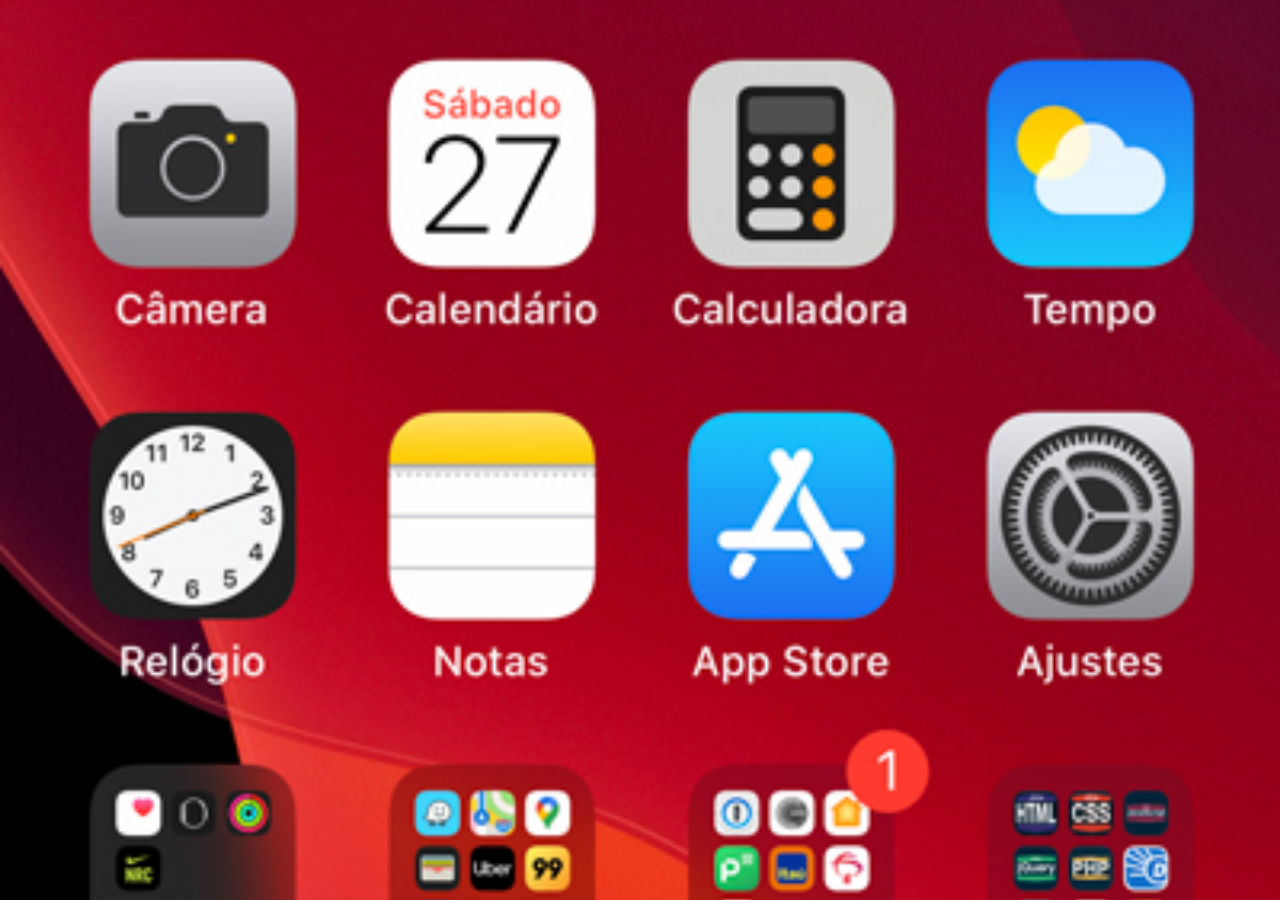
<file: home.html>
<!DOCTYPE html>
<html lang="pt-br">
<head>
    <meta charset="UTF-8">
    <meta http-equiv="X-UA-Compatible" content="IE=edge">
    <meta name="viewport" content="width=device-width, initial-scale=1.0">
    <title>Home</title>
</head>
<style>
    *{
        margin: 0px;
        padding: 0px;
    }

    body{
        width: 100vw;
        height: 100vh;
        background: black url('imagens/tela-home.jpg') no-repeat top center ;
        background-size: cover;
    }

</style>
<body>
    
</body>
</html>
</file>
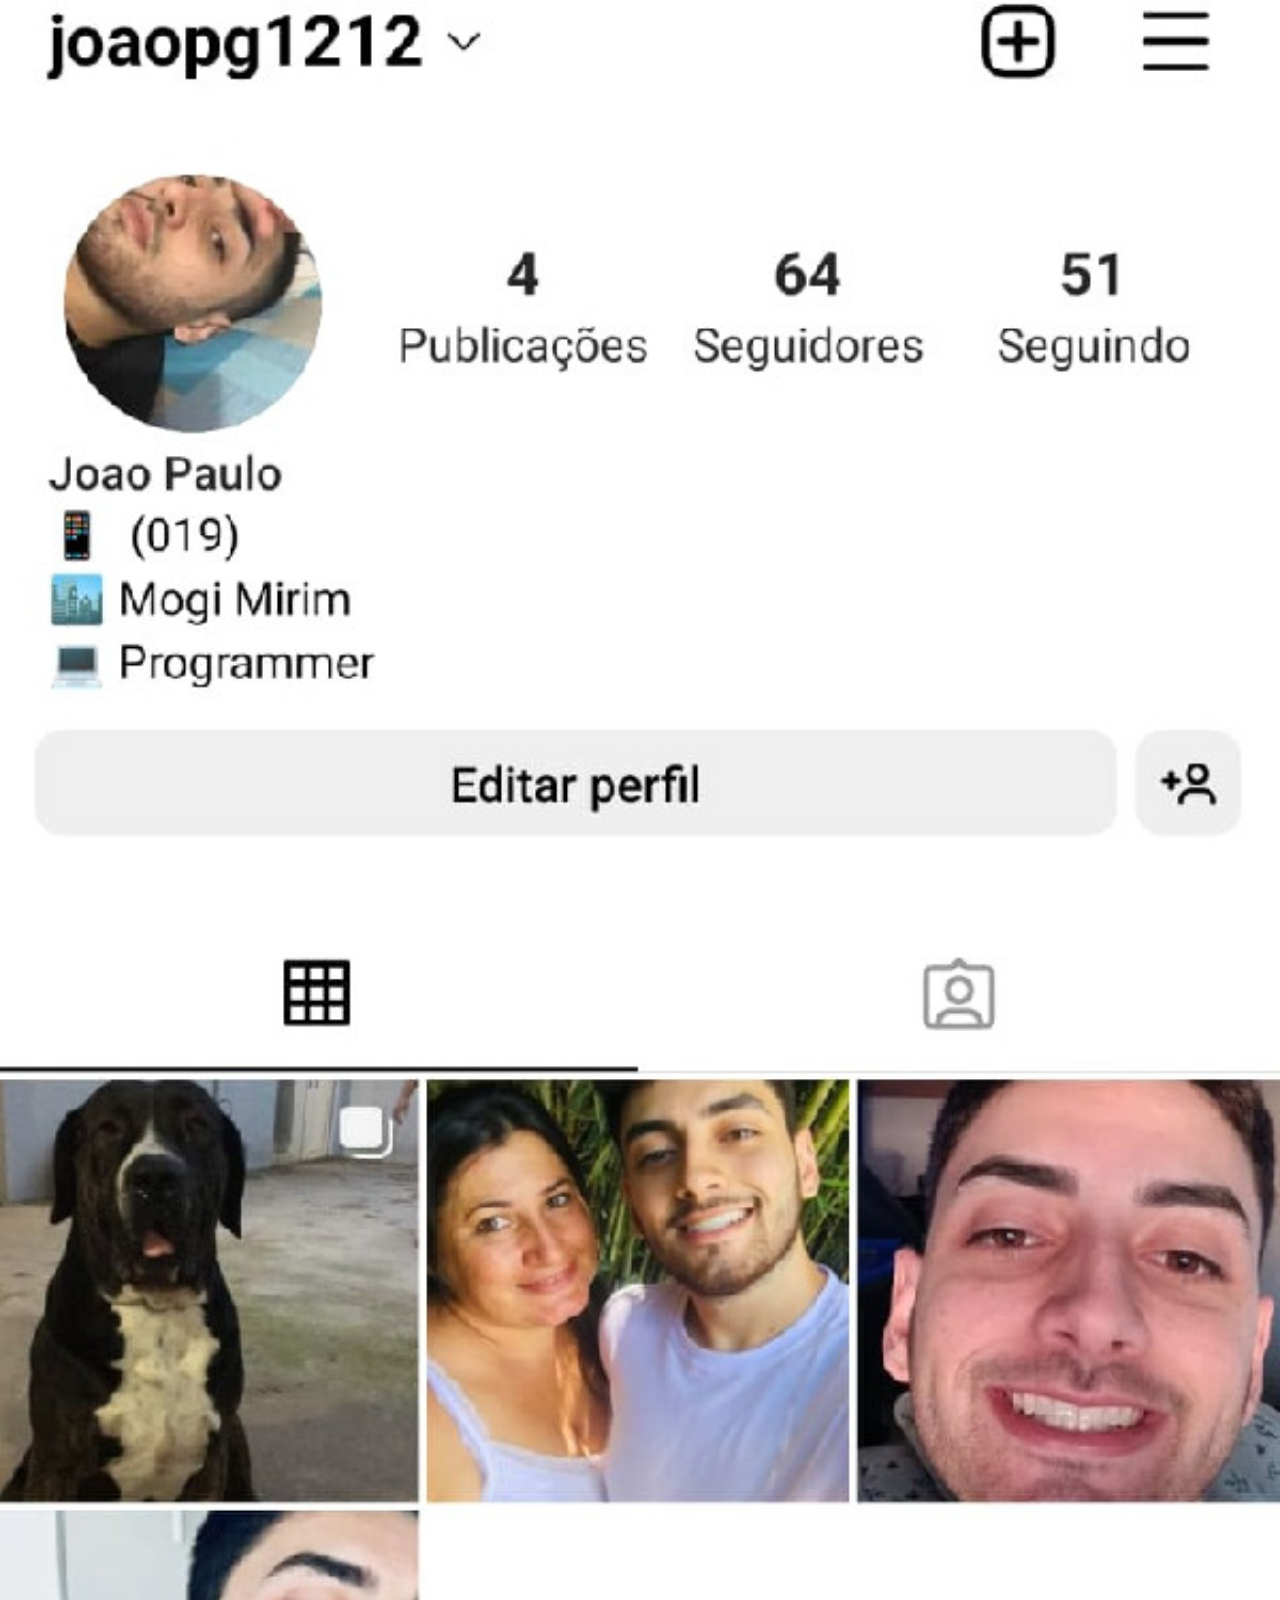
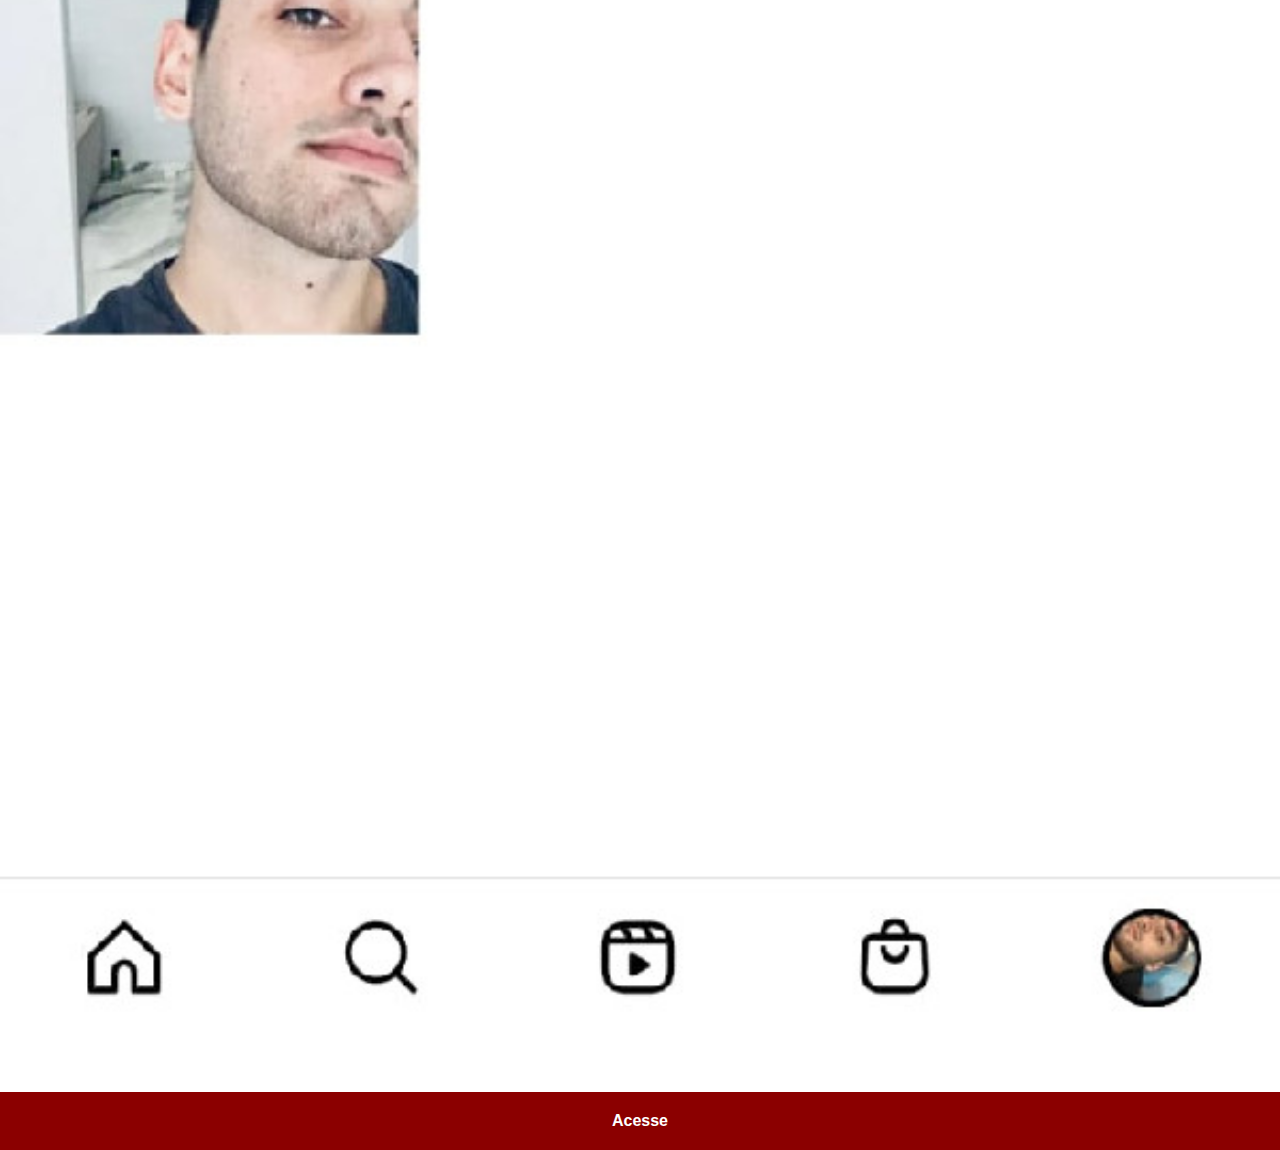
<file: instagram.html>
<!DOCTYPE html>
<html lang="pt-br">
<head>
    <meta charset="UTF-8">
    <meta http-equiv="X-UA-Compatible" content="IE=edge">
    <meta name="viewport" content="width=device-width, initial-scale=1.0">
    <title>Instagram</title>
    <link rel="stylesheet" href="estilos/social.css">
</head>
<body>
    <img src="imagens/tela-instagram.jpg" alt="instagram">
    <a href="https://www.instagram.com/joaopg1212/" target="_blank">Acesse</a>
</body>
</html>
</file>
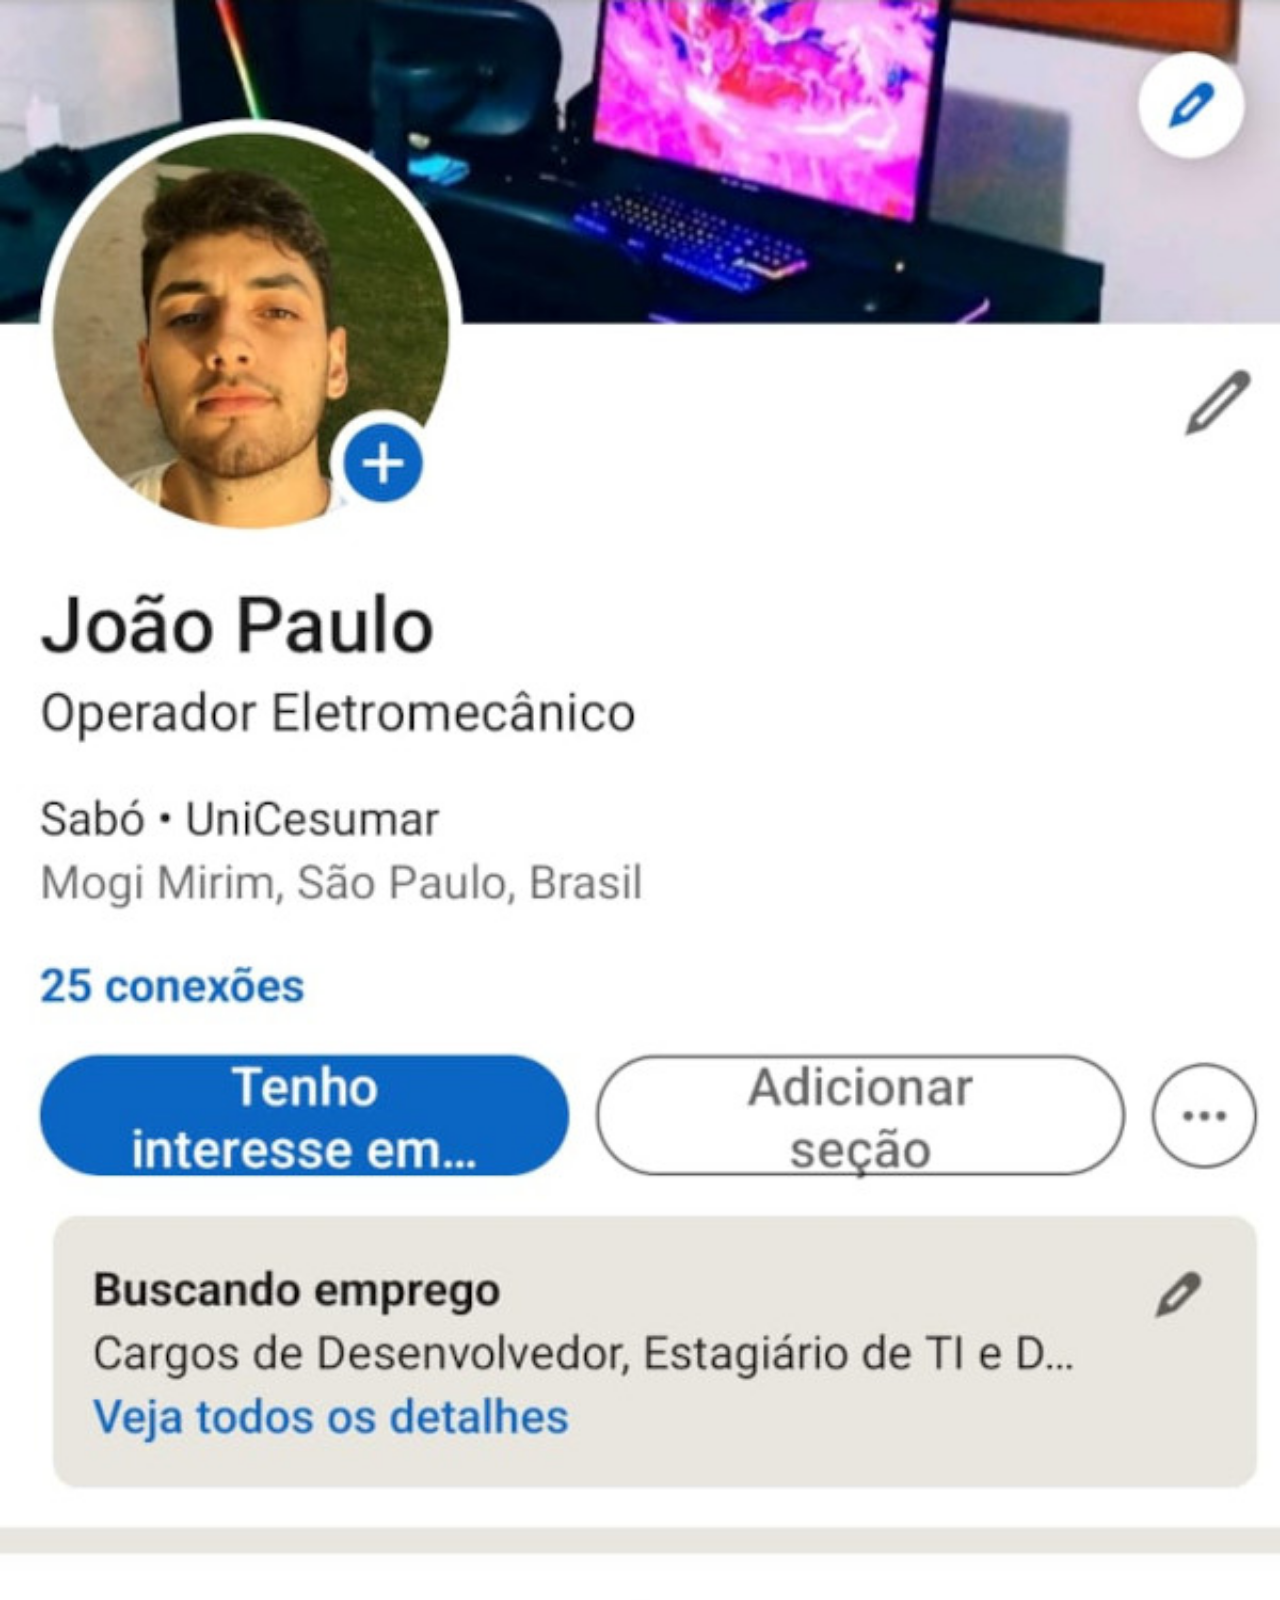
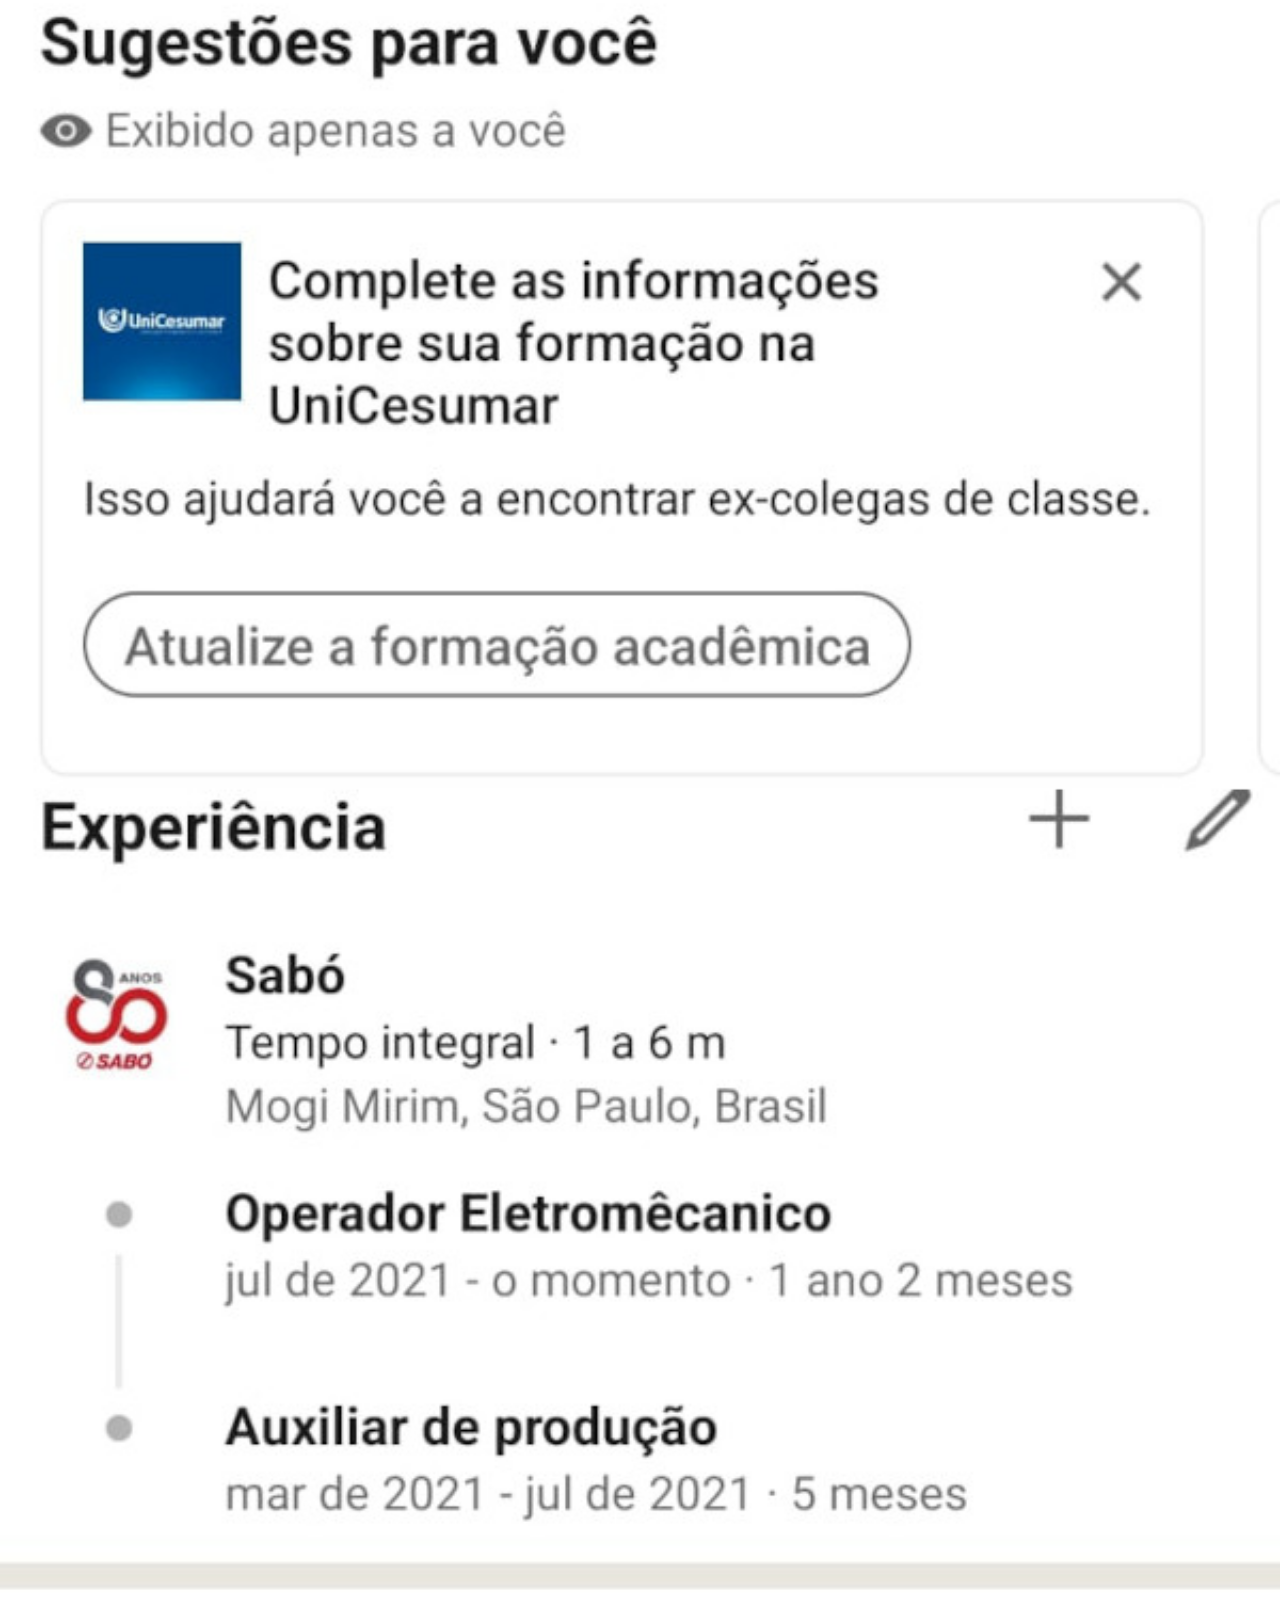
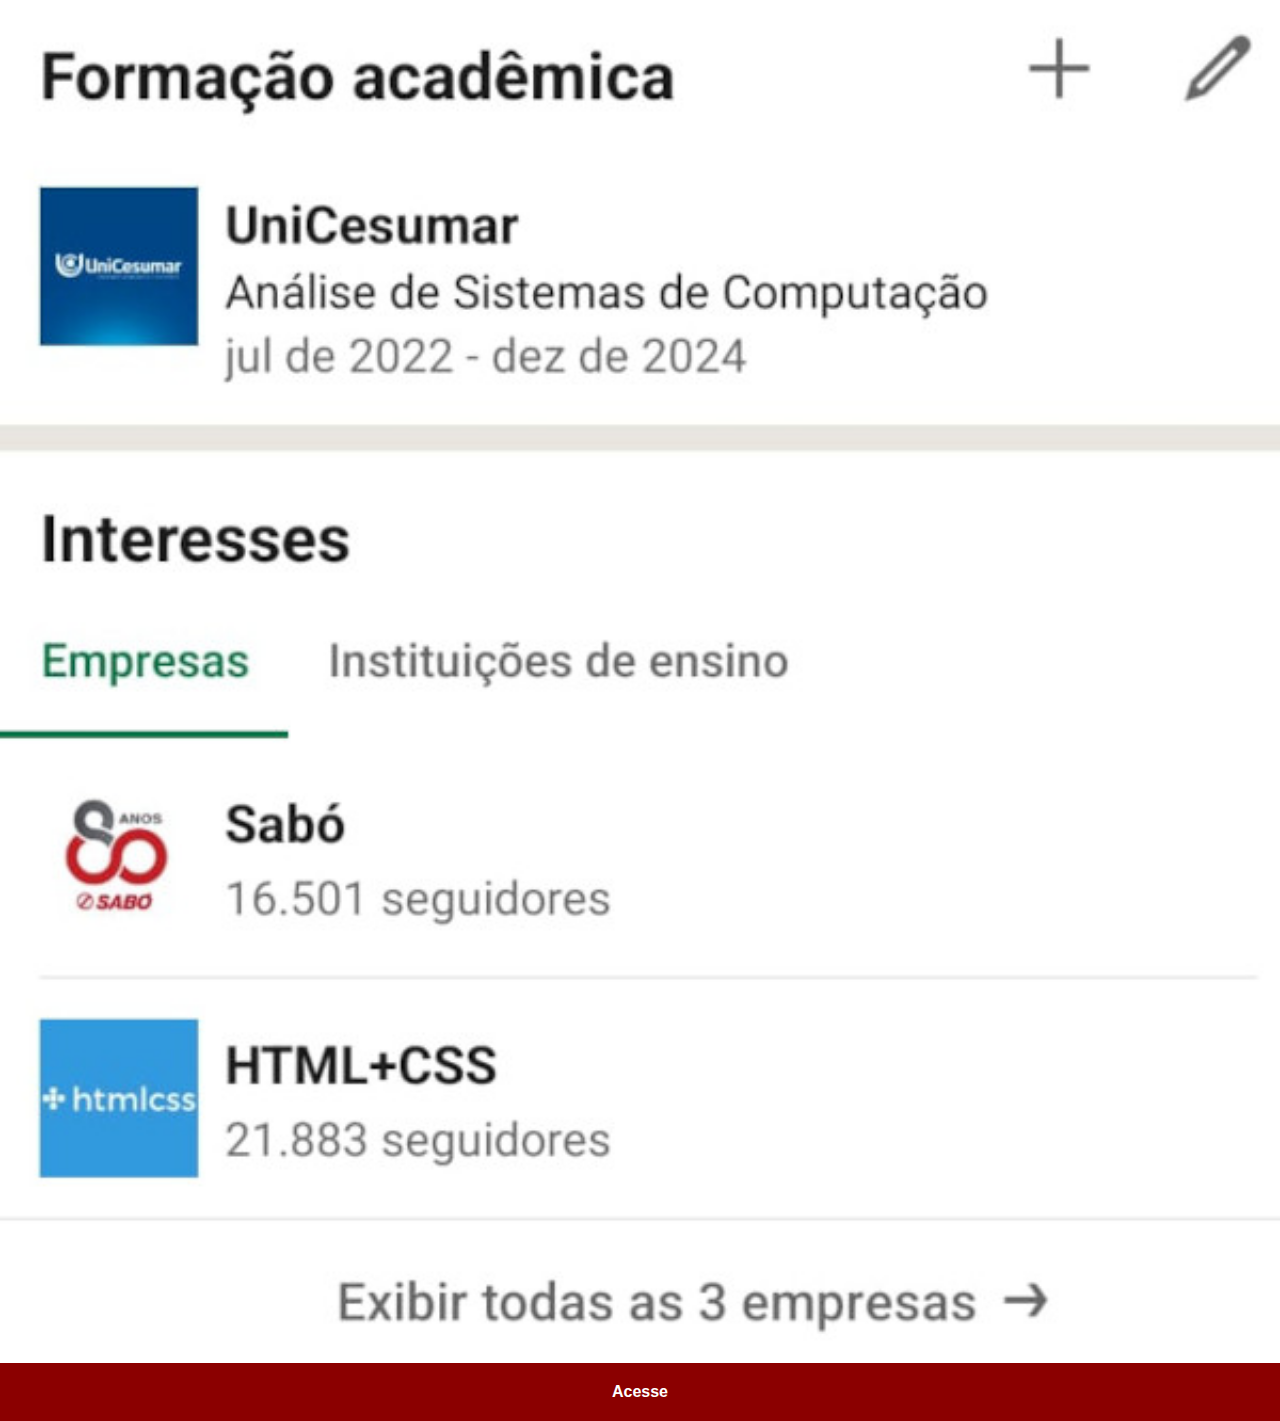
<file: linkedin.html>
<!DOCTYPE html>
<html lang="pt-br">
<head>
    <meta charset="UTF-8">
    <meta http-equiv="X-UA-Compatible" content="IE=edge">
    <meta name="viewport" content="width=device-width, initial-scale=1.0">
    <title>Youtube</title>
    <link rel="stylesheet" href="estilos/social.css">
</head>
<body>
    <img src="imagens/tela-linkedin.jpg" alt="youtube">
    <a href="https://www.linkedin.com/in/joao-paulo-gomes-ads/" target="_blank">Acesse</a>
</body>
</html>
</file>
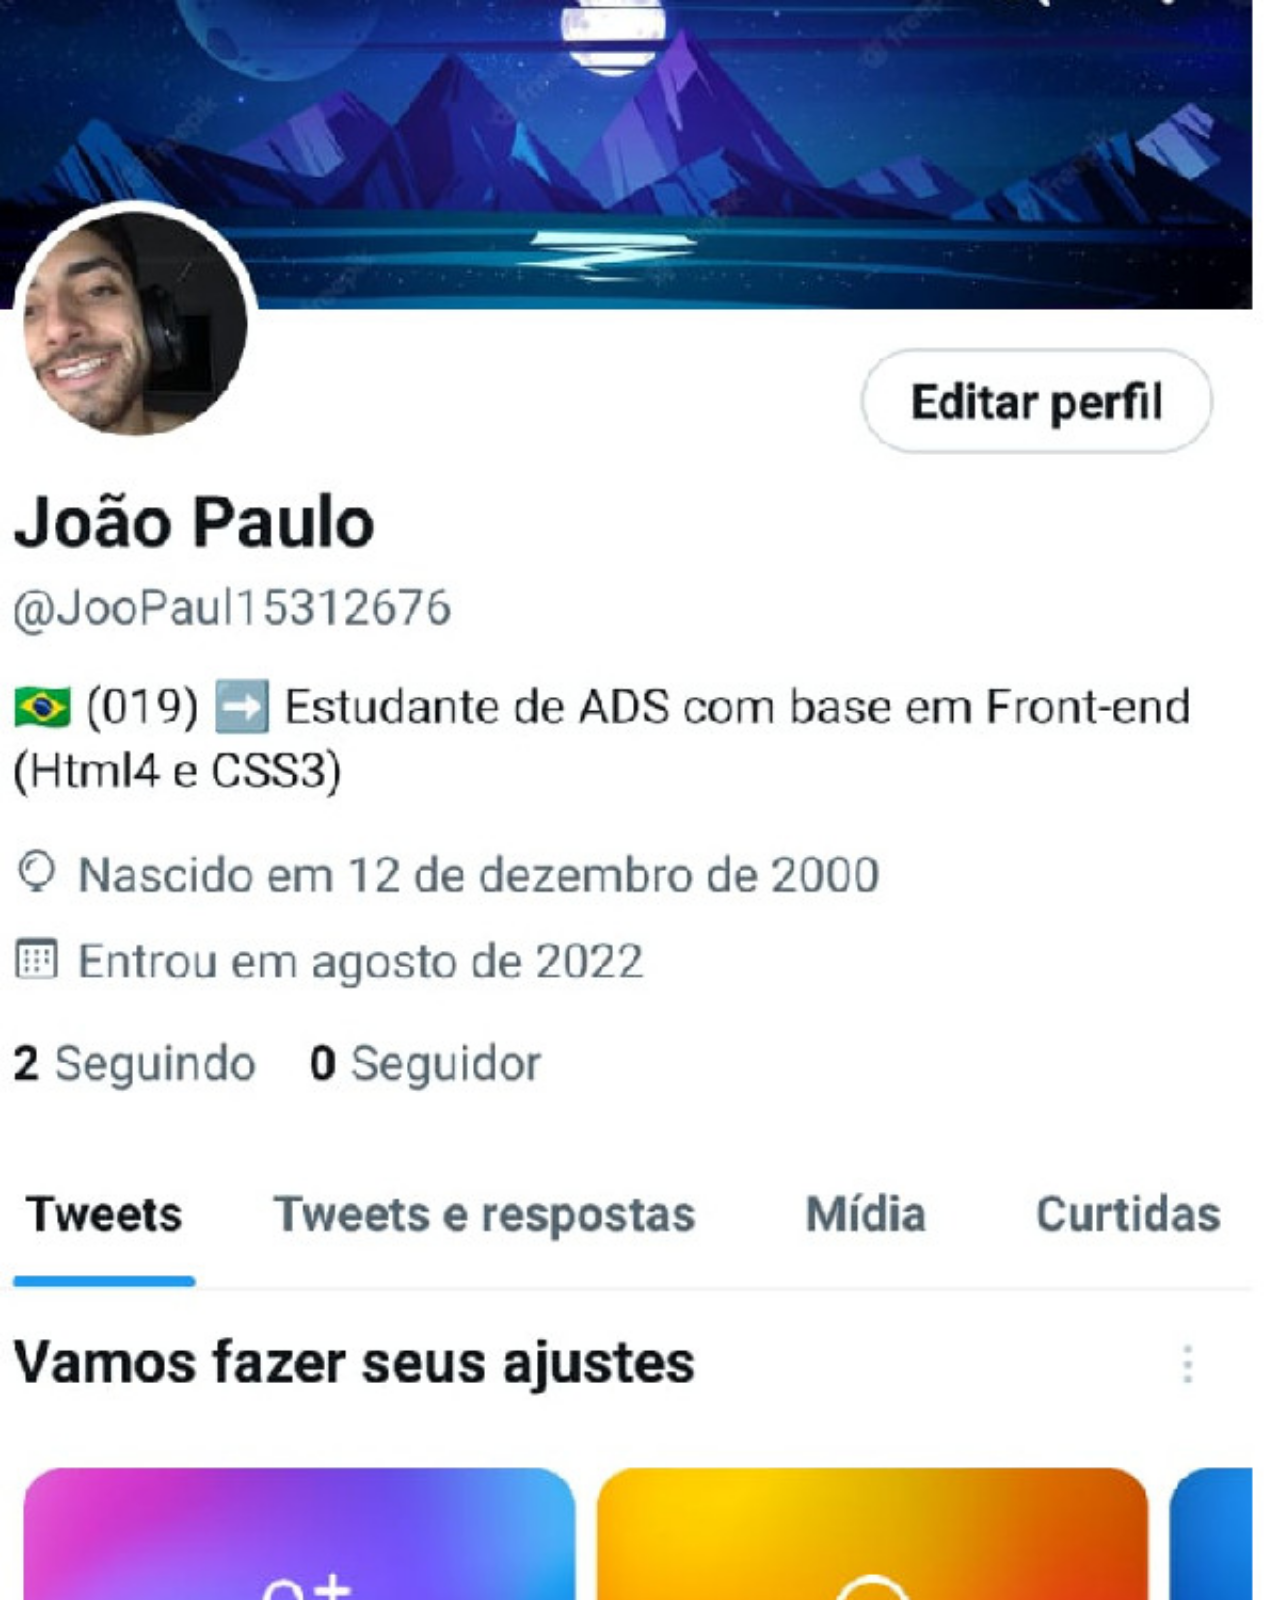
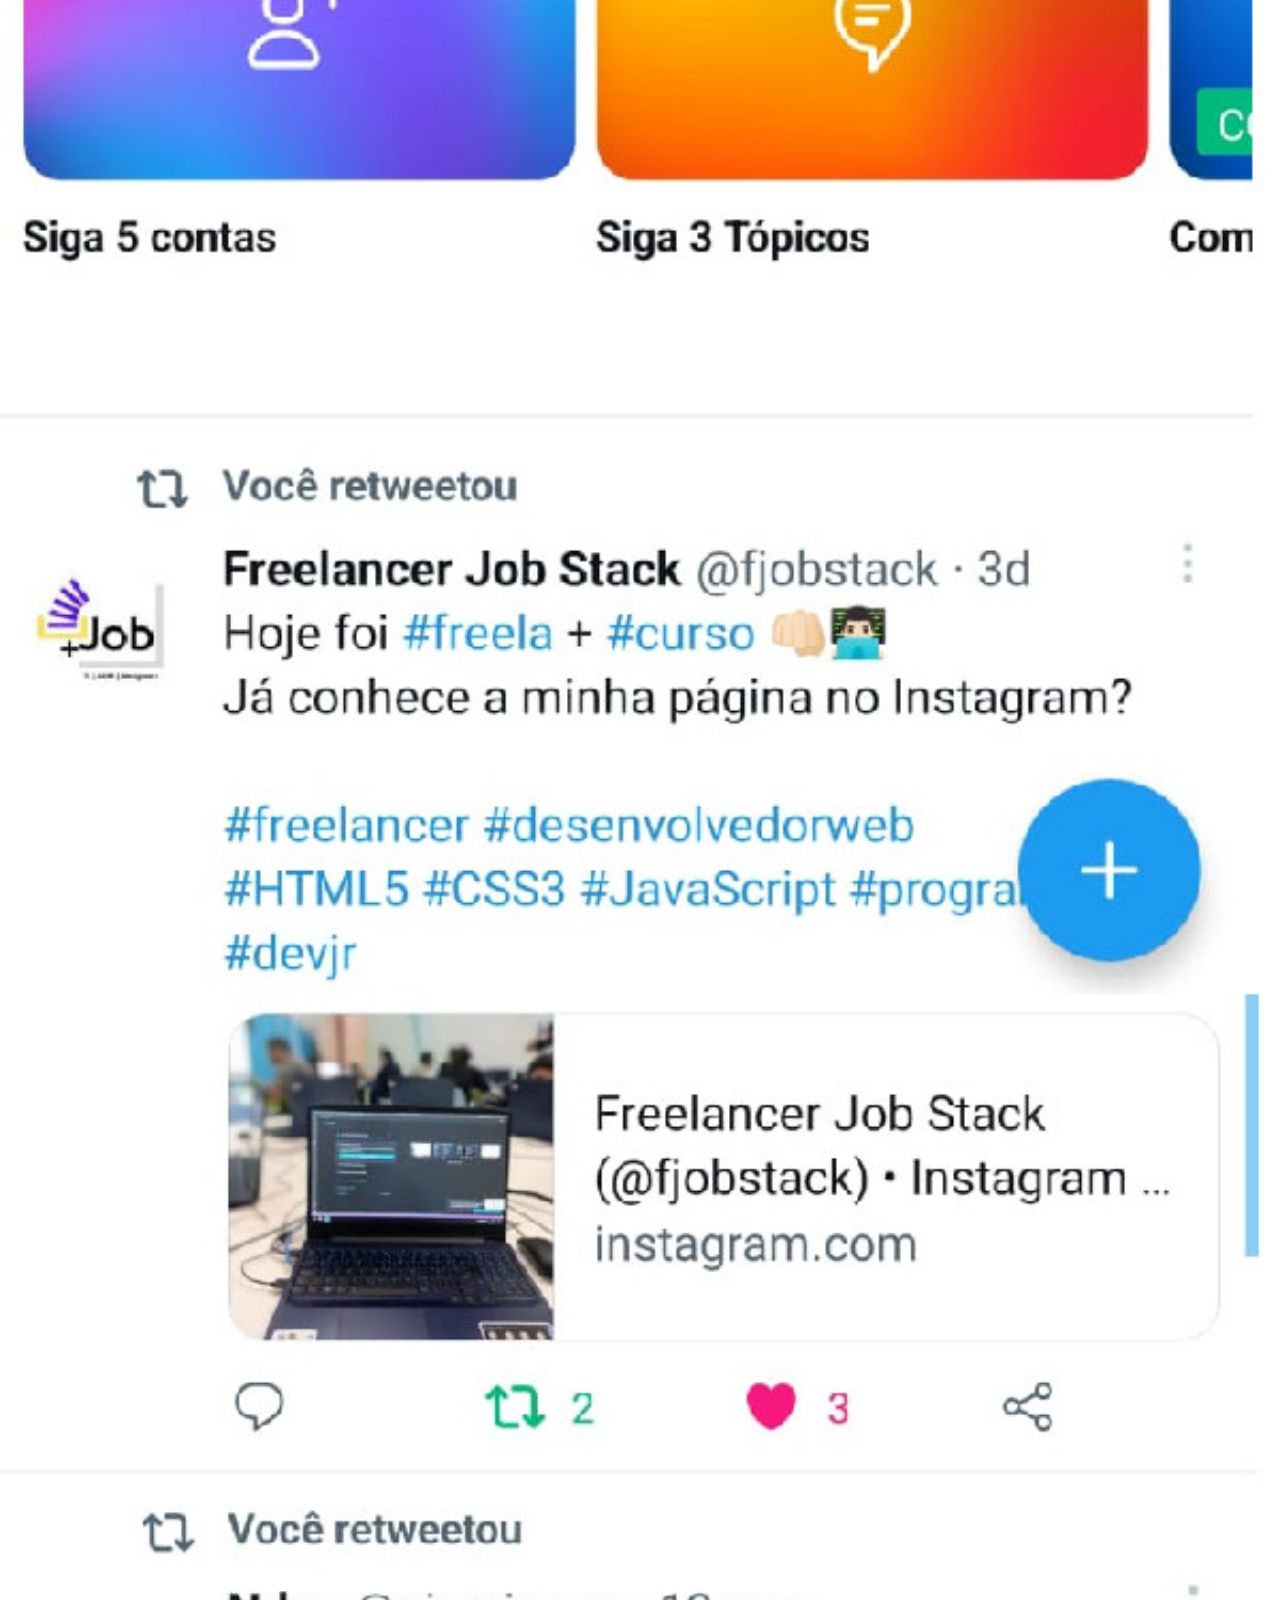
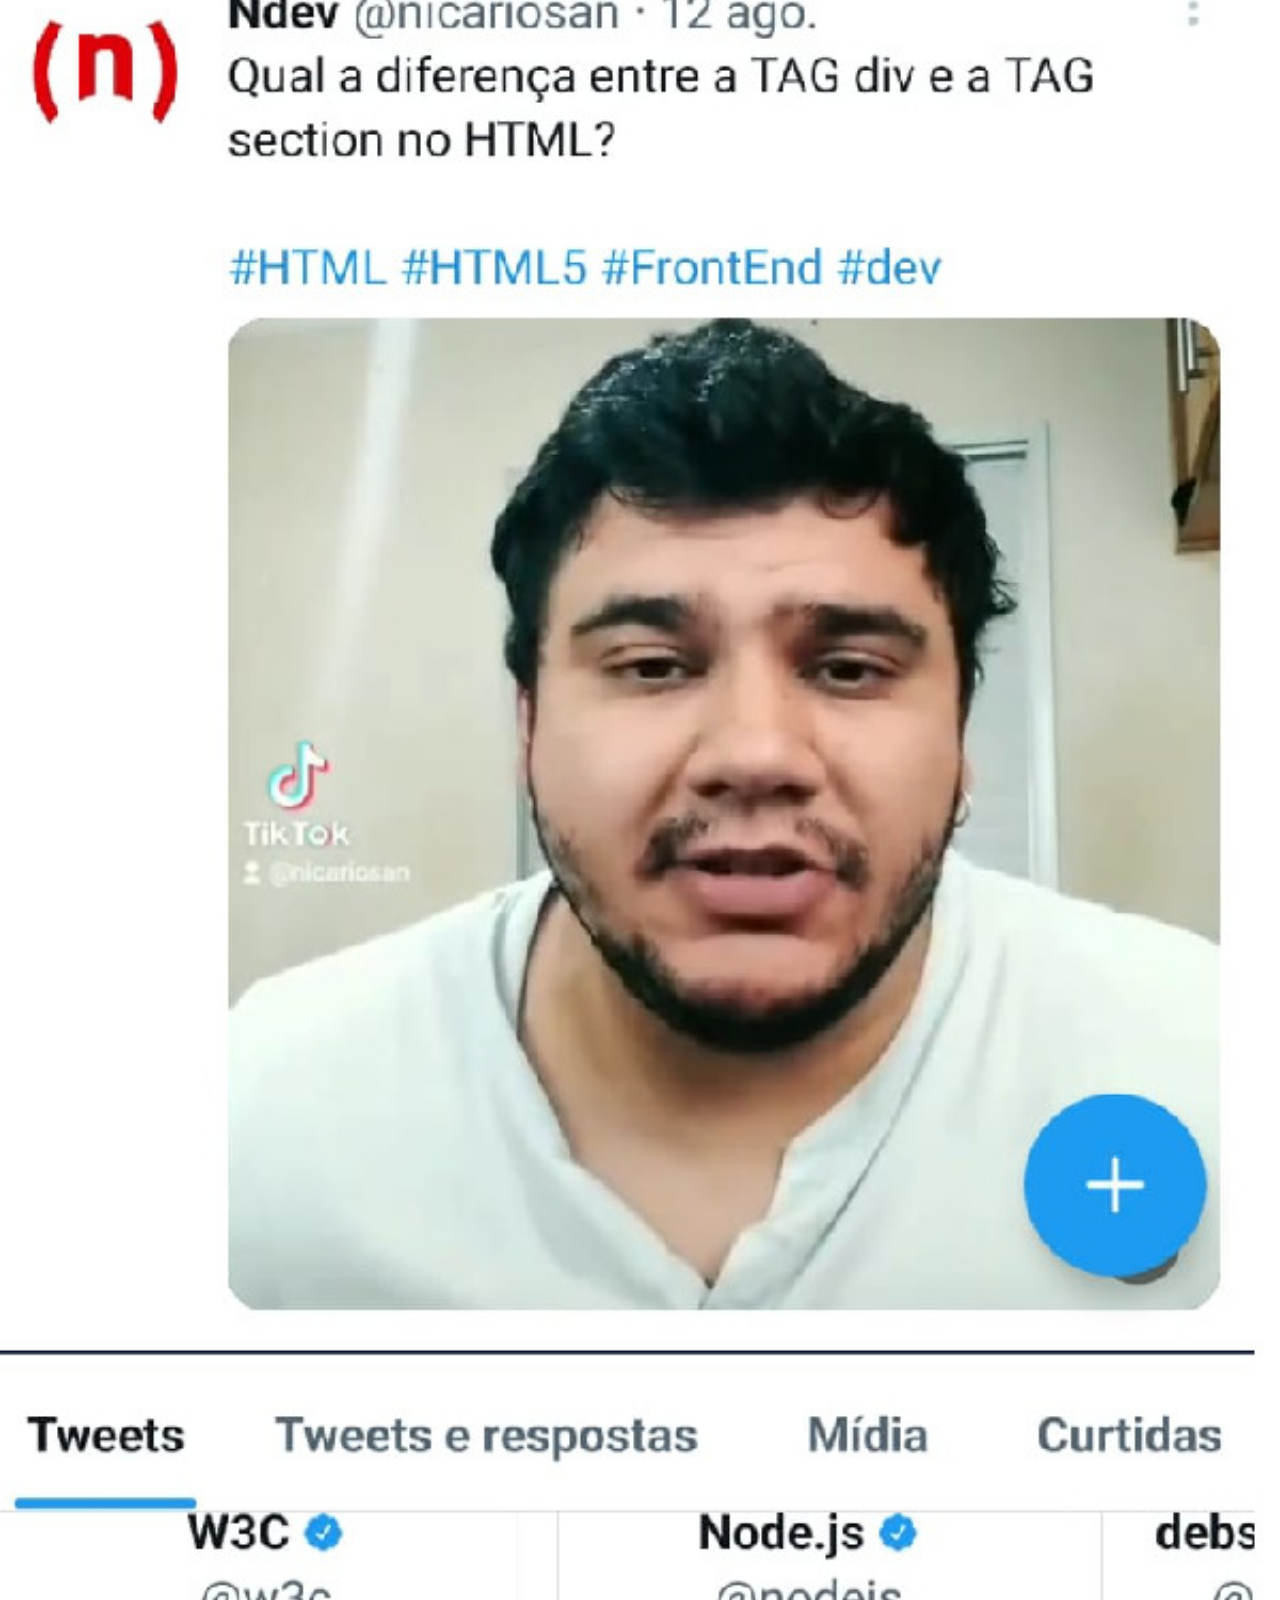
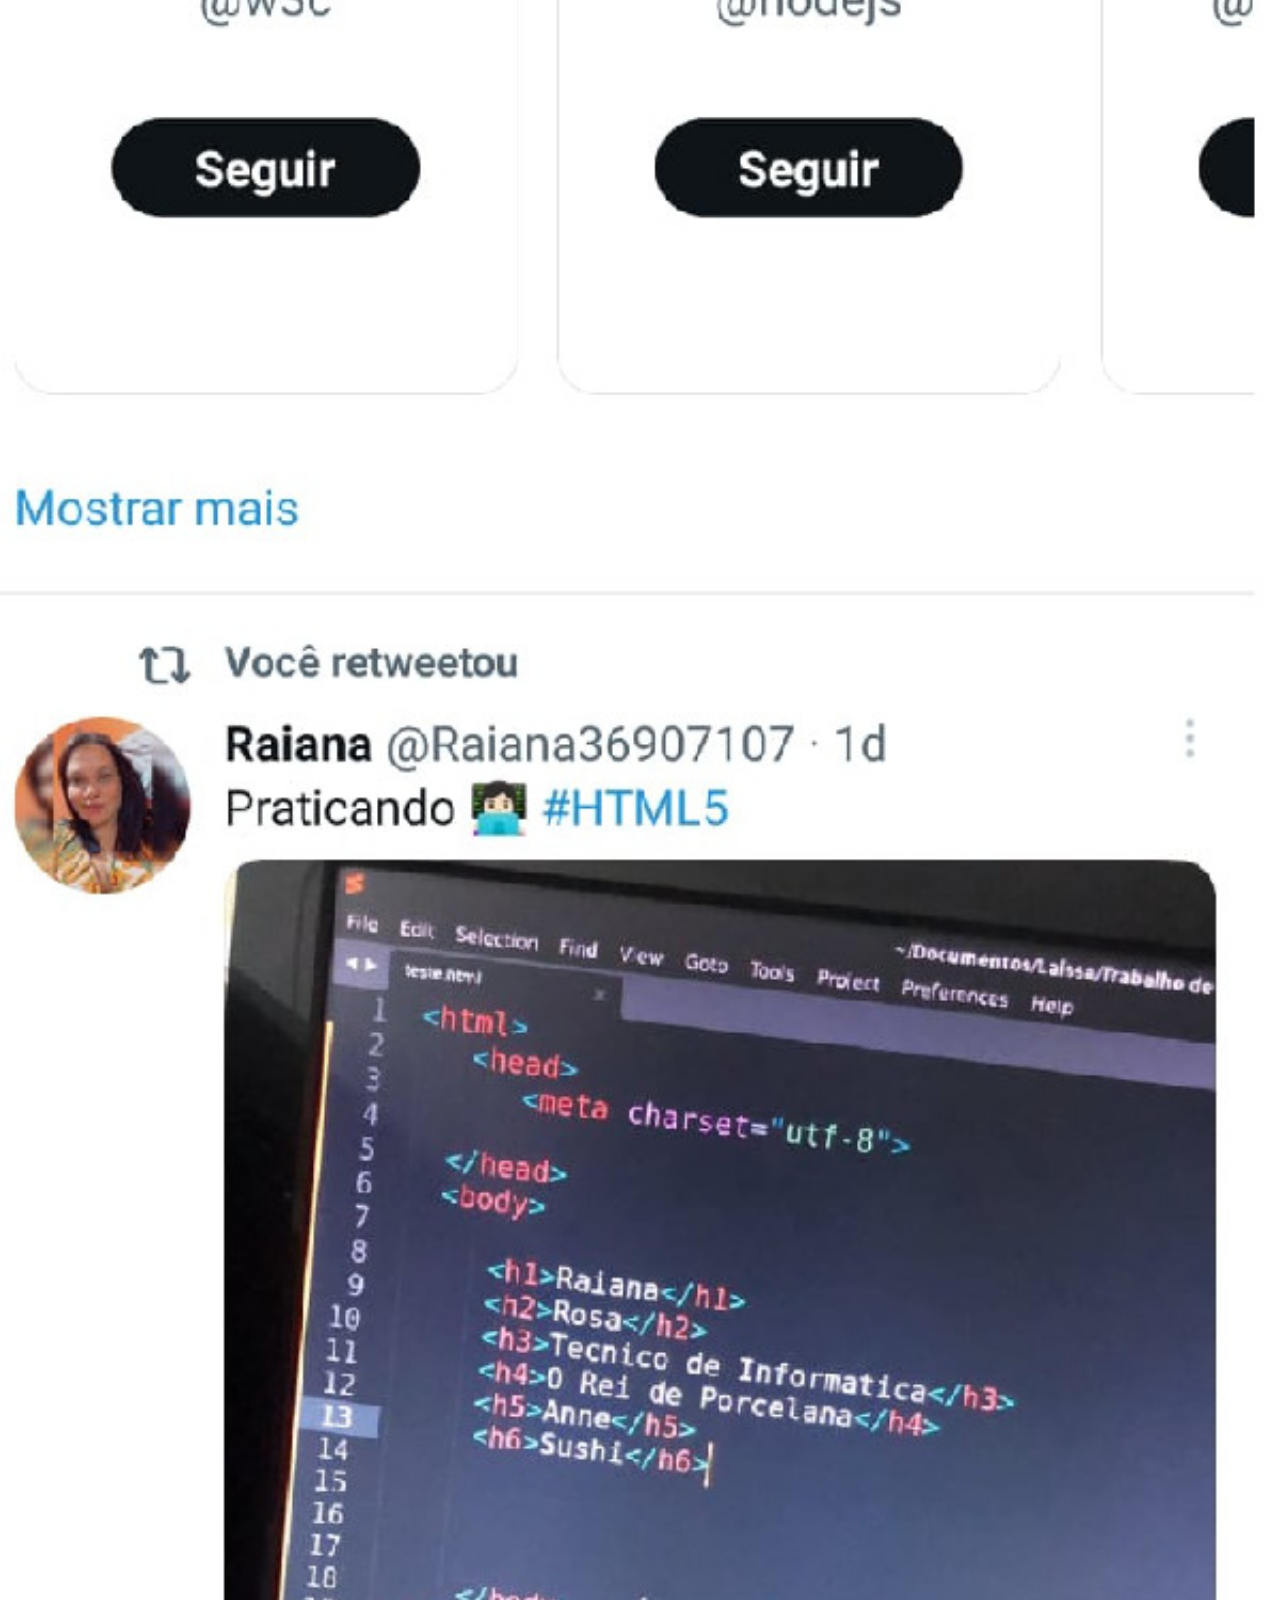
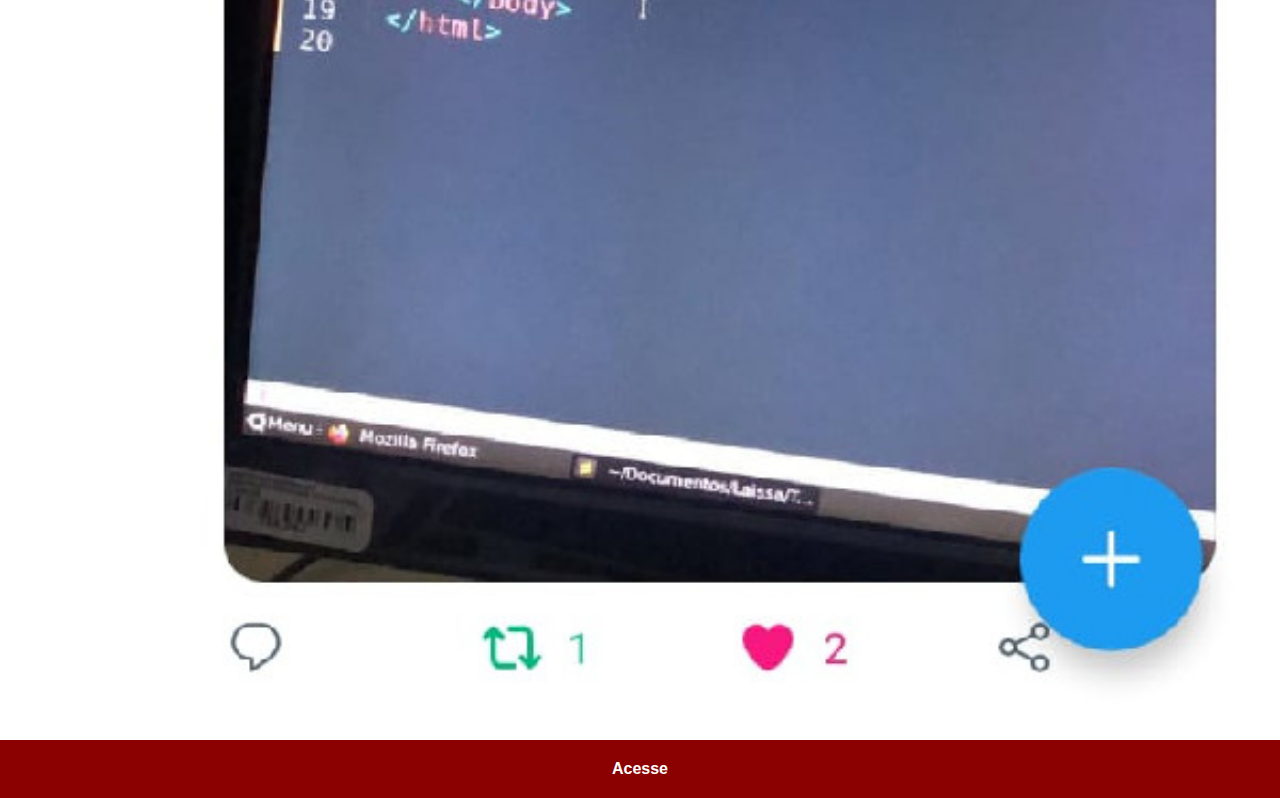
<file: twitter.html>
<!DOCTYPE html>
<html lang="pt-br">
<head>
    <meta charset="UTF-8">
    <meta http-equiv="X-UA-Compatible" content="IE=edge">
    <meta name="viewport" content="width=device-width, initial-scale=1.0">
    <title>Twitter</title>
    <link rel="stylesheet" href="estilos/social.css">
</head>
<body>
    <img src="imagens/tela-twitter.jpg" alt="twitter">
    <a href="https://twitter.com/JooPaul15312676" target="_blank">Acesse</a>
</body>
</html>
</file>
<file: estilos/style.css>
@charset "UTF-8";

*{
    margin: 0px;
    padding: 0px;
    font-family: Arial, Helvetica, sans-serif;
}

html,body{
    height: 100vh;
    width: 100vw;
    background-color: black;
}

body{
    background: url(../imagens/background3.jpg) no-repeat top center;
    background-size: cover;
    background-attachment: fixed;
}

main{
    height: 100vh;
    position: relative;
}

section#telefone{
    position: absolute;
    top: 50%;
    left: 50%;
    transform: translate(-50%, -50%);
    height: 627px;
    width: 311px;
    background: url(../imagens/frame-iphone.png) no-repeat;
}

iframe#tela{
    position: relative;
    top: 80px;
    left: 22px;
    width: 267px;
    height: 471px;
}

section#redes-sociais{
    text-align: right;
}


section#redes-sociais img{
    width: 50px;
    margin: 10px;
    border-radius: 50%;
    box-shadow: 2px 2px 5px rgba(0, 0, 0, 0.418);
    box-sizing: border-box;
}

section#redes-sociais img:hover{
    border: 2px solid rgba(255, 255, 255, 0.61);
    transform: translate(-3px, -3px);
    box-shadow: 5px 5px 10px rgba(0, 0, 0, 0.658);
    transition: transform .3s, border .8s;
}
</file>
<file: estilos/social.css>
@charset "UFT-8";

* {
    margin: 0px;
    padding: 0px;
    font-family: Arial, Helvetica, sans-serif;
}

::-webkit-scrollbar{
    width: 0px;
    height: 0px;
}

img{
    width: 100vw;
}
a{
    display: block;
    background-color: darkred;
    color: white;
    padding: 20px;
    text-align: center;
    font-weight: bolder;
    text-decoration: none;
}

a:hover{
    background-color: red;
}
</file>
